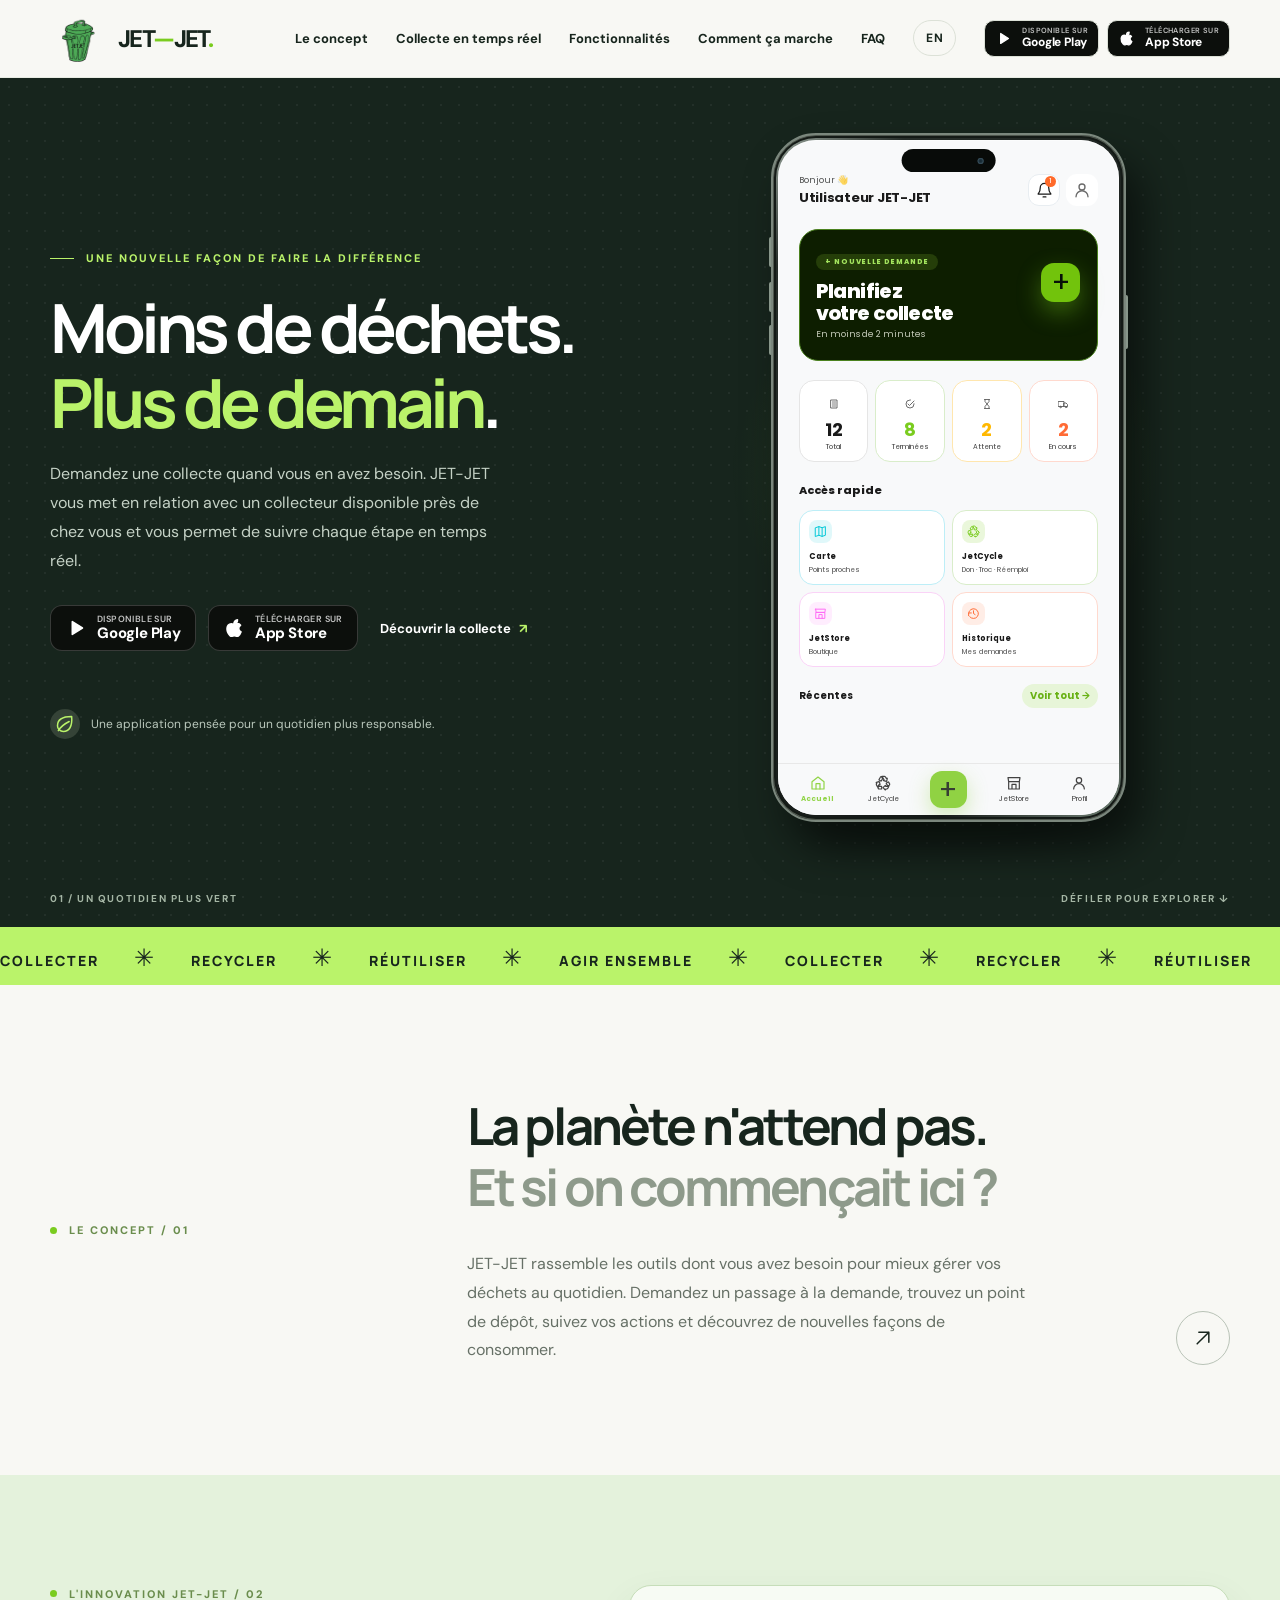
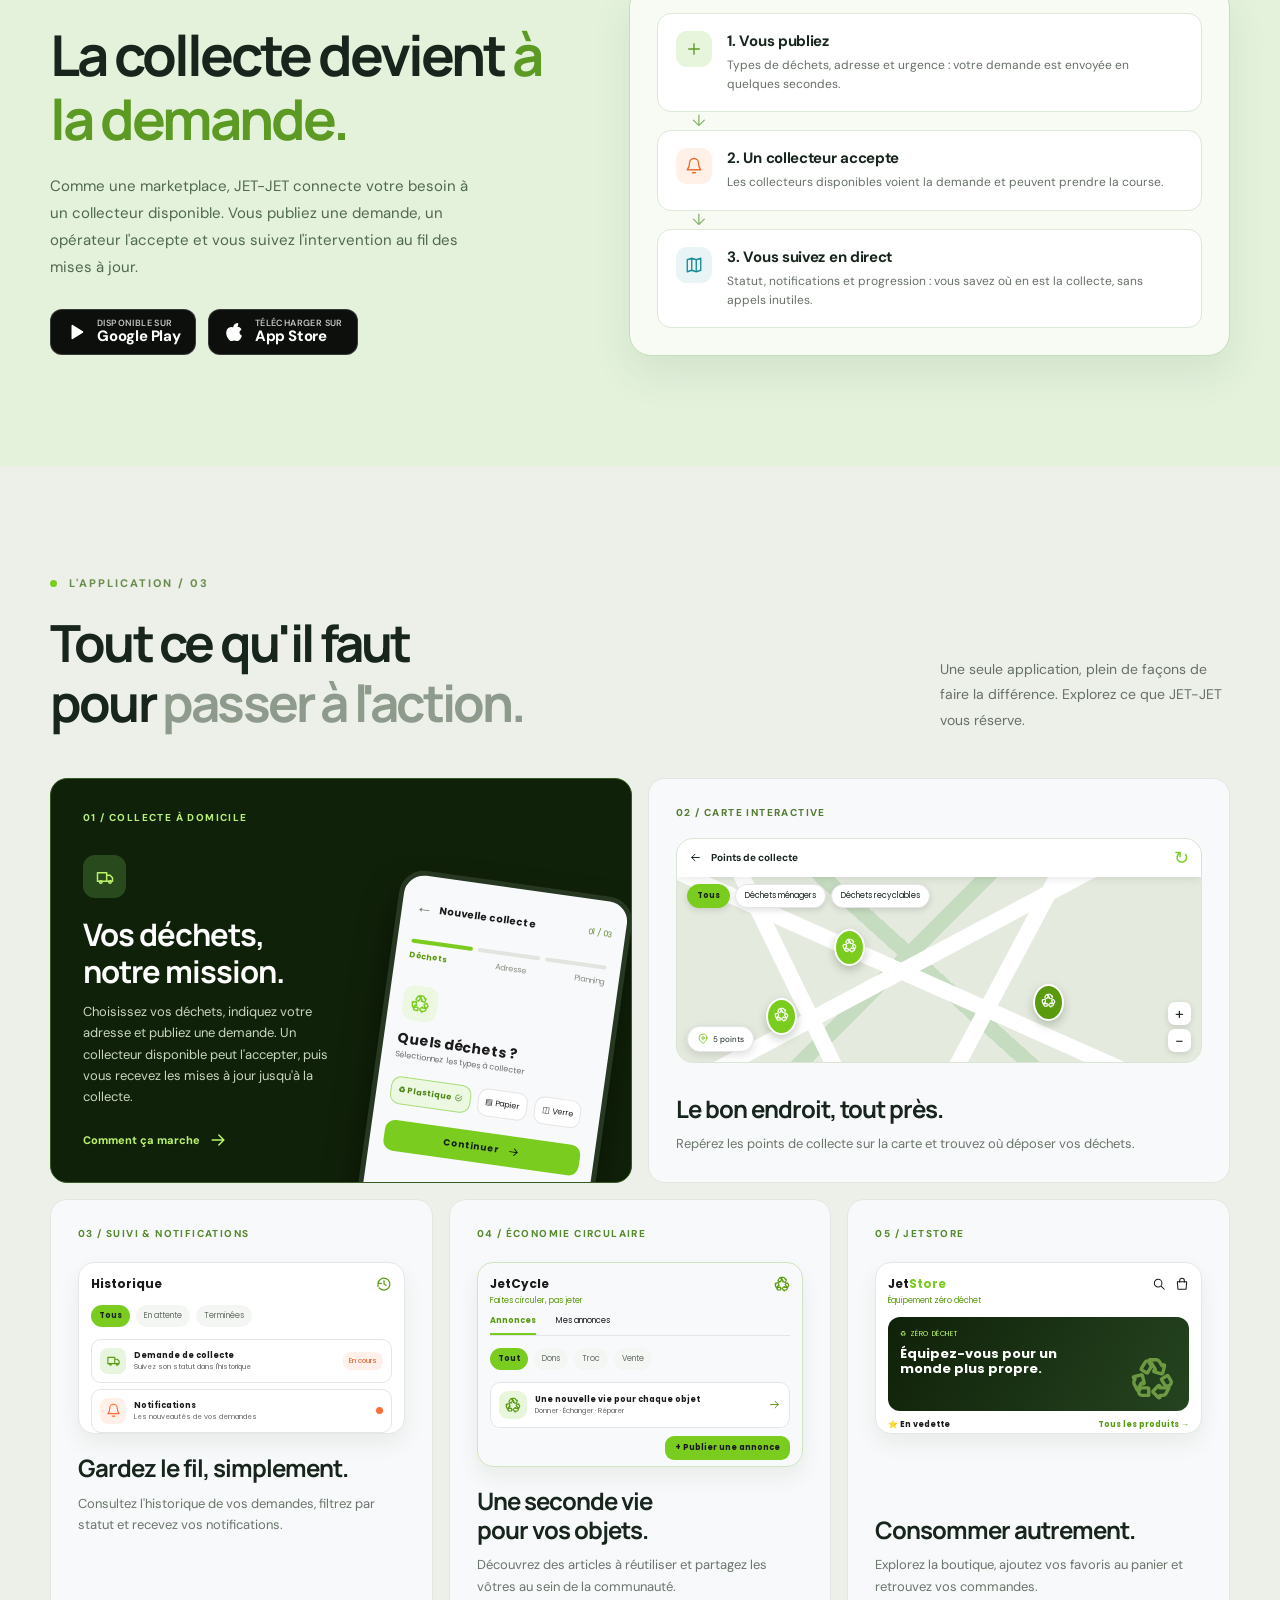
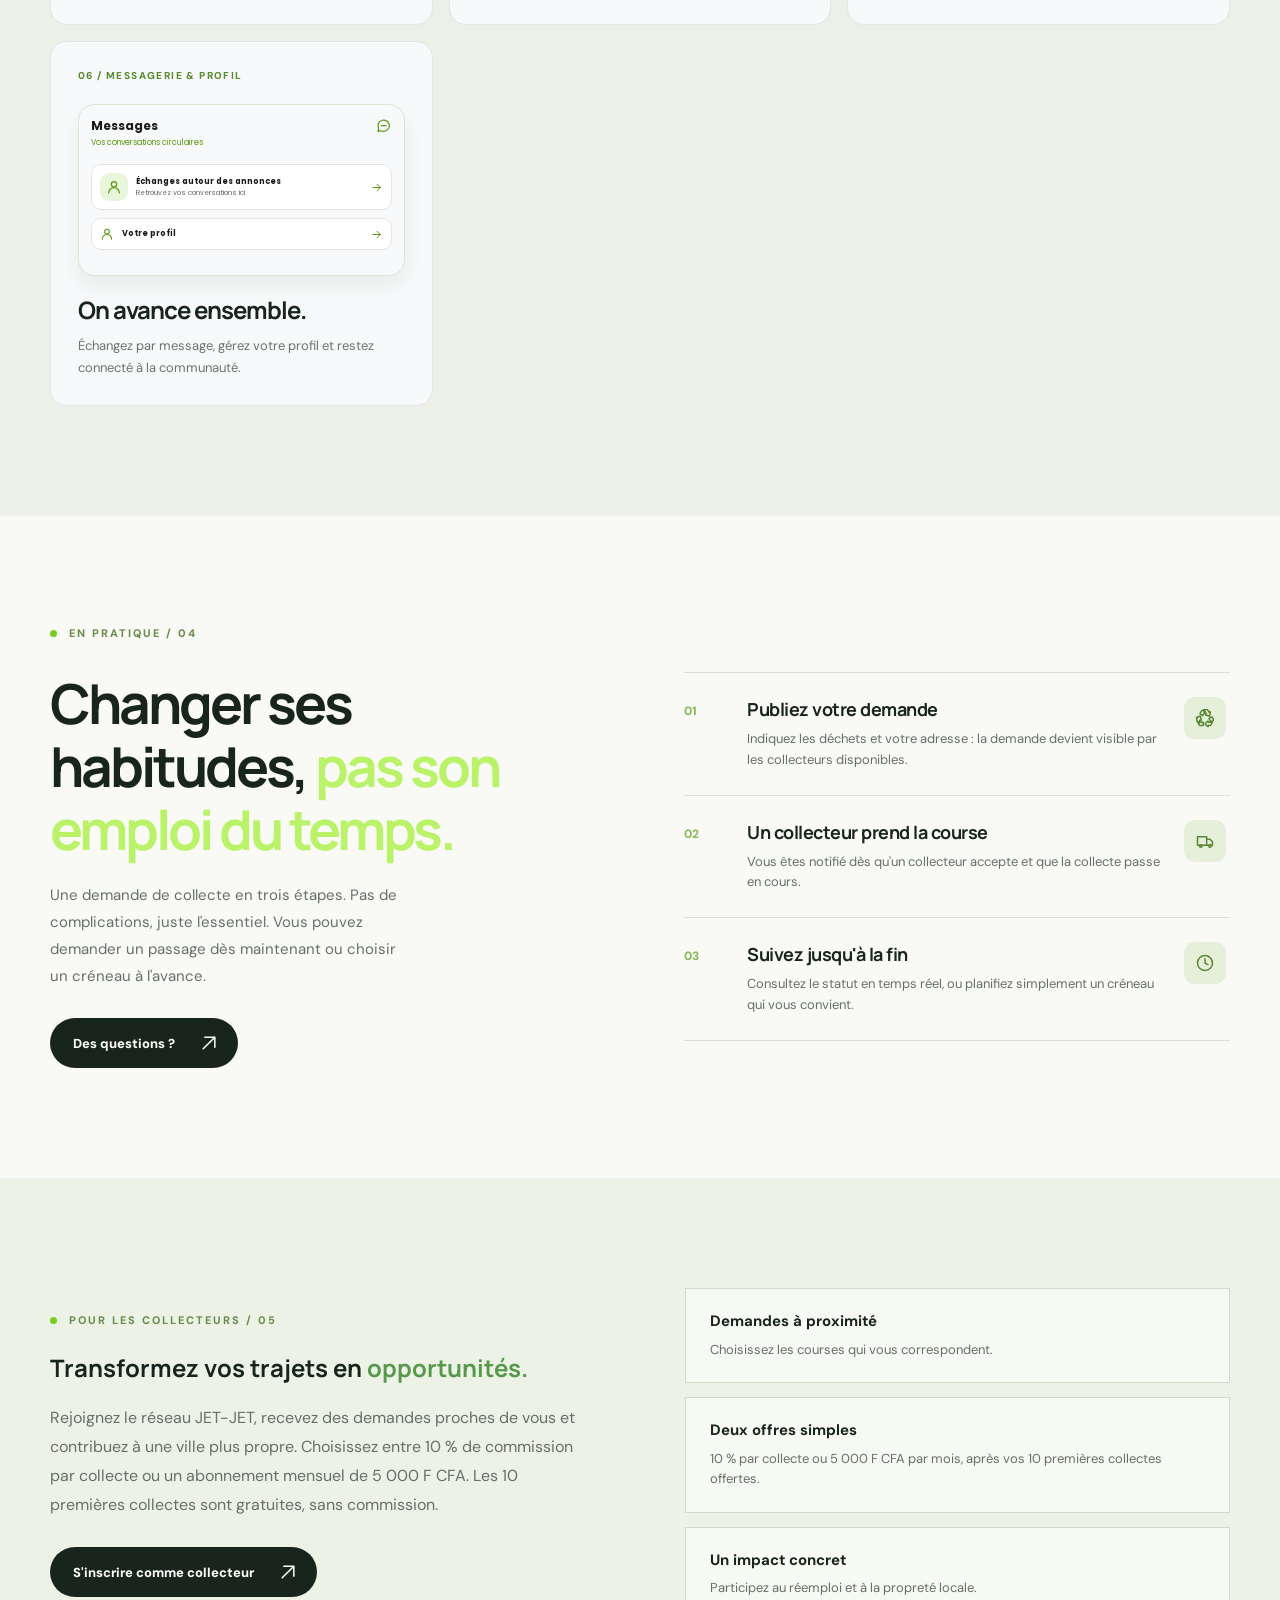
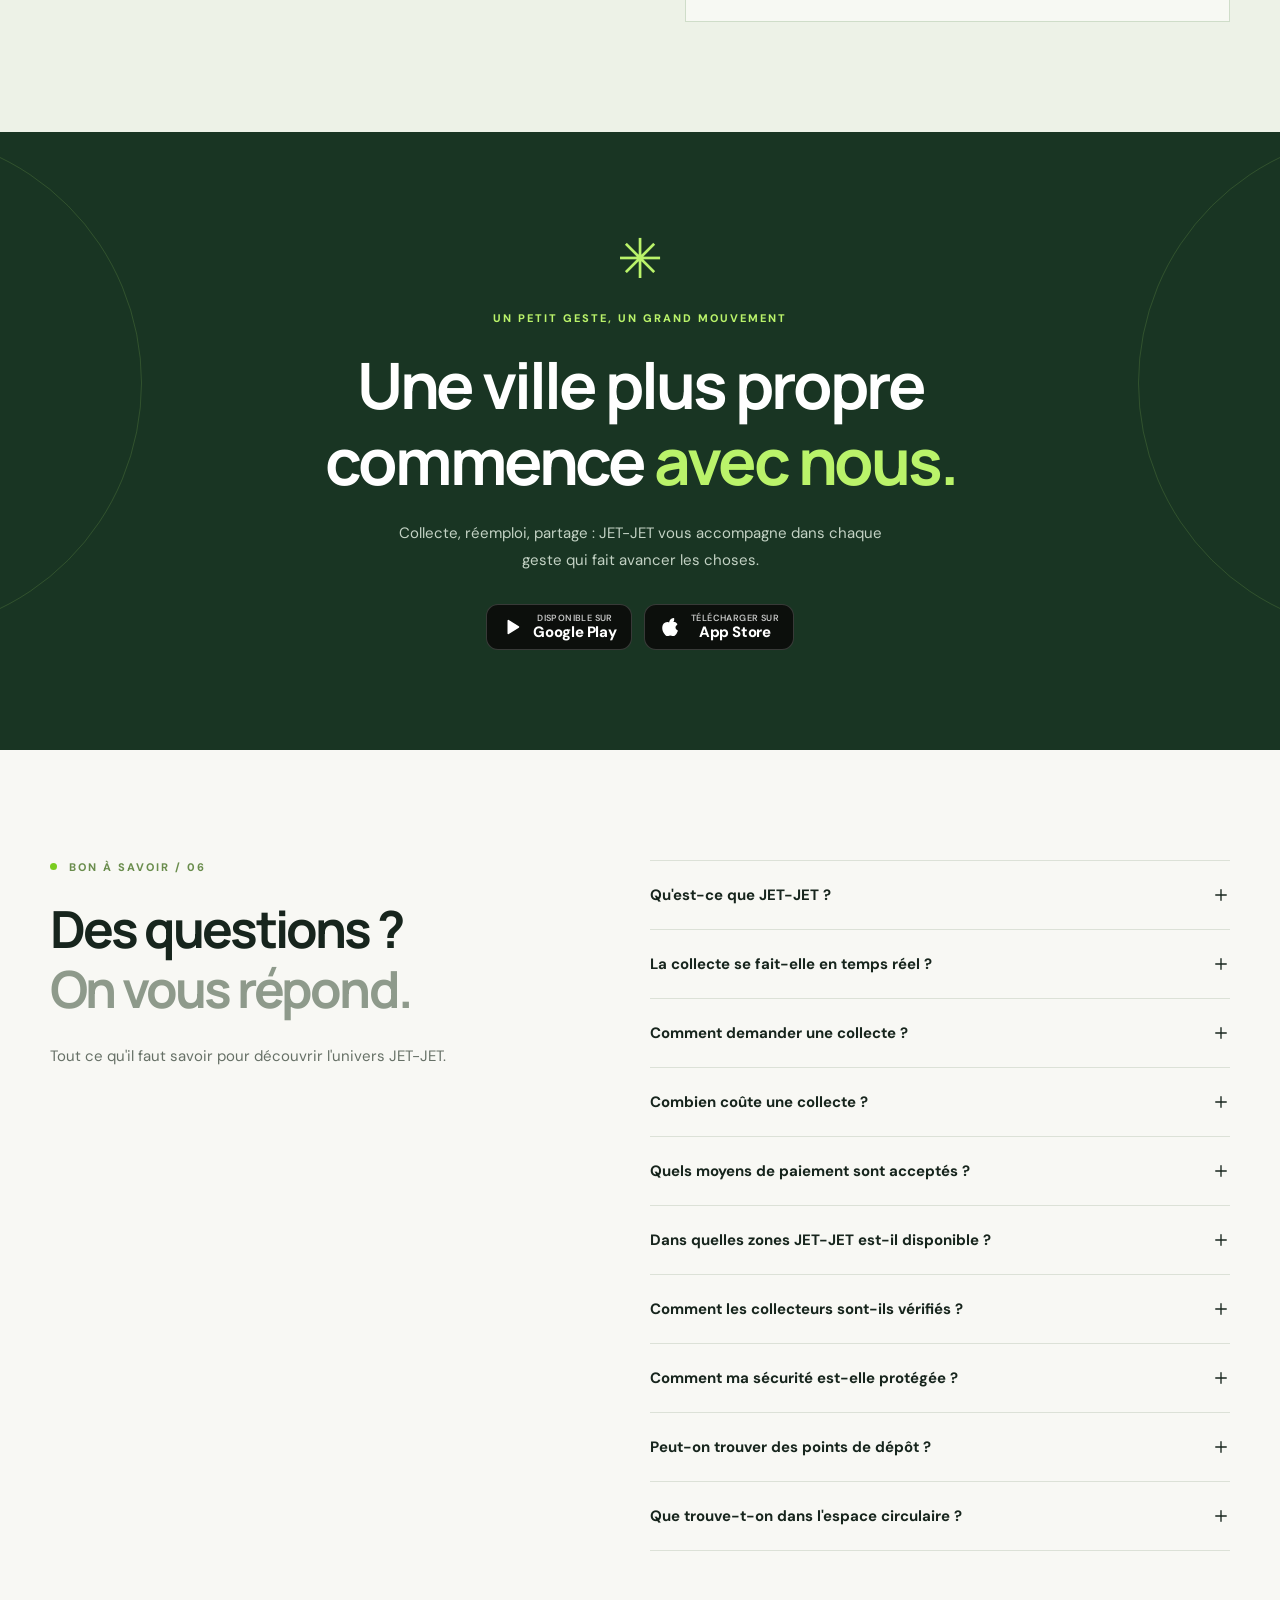
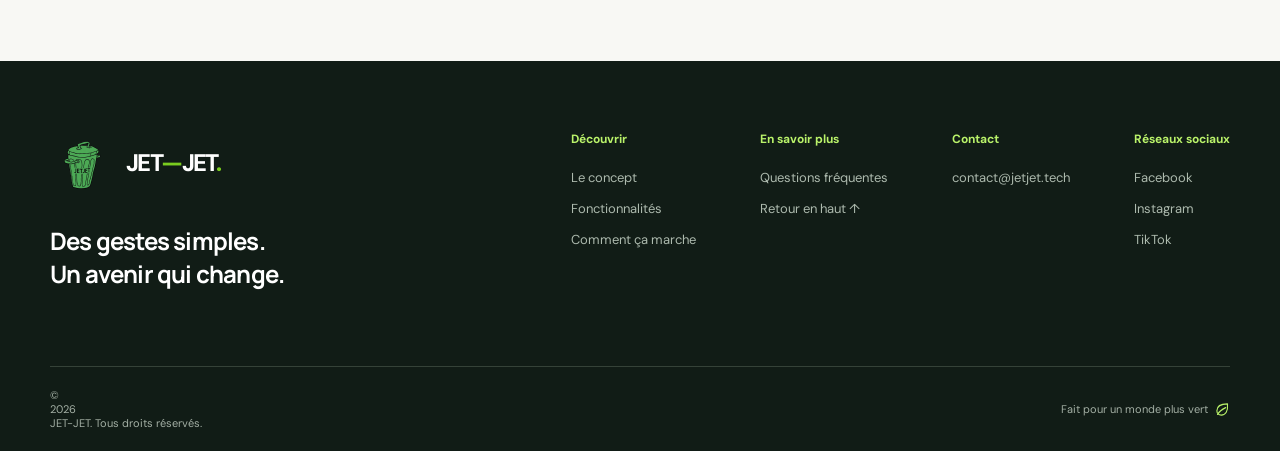
<file: index.html>
<!doctype html>
<html lang="fr">
<head>
  <meta charset="utf-8">
  <meta name="viewport" content="width=device-width, initial-scale=1">
  <meta name="theme-color" content="#17251d">
  <meta name="description" content="JET-JET met en relation les habitants et les collecteurs disponibles pour une collecte de déchets à la demande, suivie en temps réel à Thiès.">
  <meta name="keywords" content="JET-JET, collecte à la demande Thiès, collecte déchets temps réel, marketplace déchets, recyclage Sénégal, JetCycle, économie circulaire">
  <meta name="author" content="JET-JET">
  <meta name="robots" content="index, follow, max-image-preview:large">
  <meta name="google-site-verification" content="b-cfFm9OQLxIGST_6c-VnOOI68Di2emV_4VTsyFZyto">
  <link rel="canonical" href="https://jetjet.tech/">
  <meta property="og:type" content="website">
  <meta property="og:locale" content="fr_FR">
  <meta property="og:site_name" content="JET-JET">
  <meta property="og:title" content="JET-JET — Collecte de déchets et économie circulaire">
  <meta property="og:description" content="Demandez une collecte à la demande, trouvez un collecteur disponible et suivez chaque étape en temps réel avec JET-JET.">
  <meta property="og:url" content="https://jetjet.tech/">
  <meta property="og:image" content="https://jetjet.tech/assets/jetjet-social-preview.png">
  <meta property="og:image:type" content="image/png">
  <meta property="og:image:width" content="1200">
  <meta property="og:image:height" content="630">
  <meta property="og:image:alt" content="JET-JET — Collecte à la demande · Thiès">
  <meta name="twitter:card" content="summary_large_image">
  <meta name="twitter:title" content="JET-JET — Collecte de déchets et économie circulaire">
  <meta name="twitter:description" content="Demandez une collecte, trouvez un collecteur disponible et suivez chaque étape en temps réel à Thiès.">
  <meta name="twitter:image" content="https://jetjet.tech/assets/jetjet-social-preview.png">
  <meta name="twitter:image:alt" content="JET-JET — Collecte à la demande · Thiès">
  <title>JET-JET — Un geste simple, un impact durable</title>
  <link rel="icon" type="image/png" href="assets/icons/icon-app.png">
  <link rel="sitemap" type="application/xml" href="https://jetjet.tech/sitemap.xml">
  <link rel="stylesheet" href="styles.css">
  <script src="script.js" defer></script>
  <script type="application/ld+json">
  {
    "@context": "https://schema.org",
    "@type": "WebSite",
    "name": "JET-JET",
    "url": "https://jetjet.tech/",
    "description": "Application de collecte de déchets, de suivi et d'économie circulaire à Thiès.",
    "inLanguage": "fr-FR",
    "publisher": {
      "@type": "Organization",
      "name": "JET-JET",
      "url": "https://jetjet.tech/",
      "logo": {
        "@type": "ImageObject",
        "url": "https://jetjet.tech/assets/icons/icon-app.png"
      }
    }
  }
  </script>
</head>
<body>
  <svg class="icon-library" xmlns="http://www.w3.org/2000/svg" aria-hidden="true">
    <symbol id="i-arrow" viewBox="0 0 24 24"><path d="M5 12h14m-6-6 6 6-6 6"/></symbol>
    <symbol id="i-arrow-up" viewBox="0 0 24 24"><path d="M5 19 19 5M7 5h12v12"/></symbol>
    <symbol id="i-pin" viewBox="0 0 24 24"><path d="M20 10c0 5-8 11-8 11S4 15 4 10a8 8 0 1 1 16 0Z"/><circle cx="12" cy="10" r="2.5"/></symbol>
    <symbol id="i-clock" viewBox="0 0 24 24"><circle cx="12" cy="12" r="9"/><path d="M12 7v5l3.5 2"/></symbol>
    <symbol id="i-check" viewBox="0 0 24 24"><path d="m5 12 4 4L19 6"/></symbol>
    <symbol id="i-bell" viewBox="0 0 24 24"><path d="M18 8a6 6 0 0 0-12 0c0 7-3 8-3 9h18c0-1-3-2-3-9ZM10 21h4"/></symbol>
    <symbol id="i-recycle" viewBox="0 0 24 24"><path d="M6.2 7.41C5.97 7.27 5.89 6.96 6.03 6.73L7.2 4.78l1.03-1.71c.39-.65 1.33-.65 1.72 0l1.48 2.46-1.23 2.06-.72 1.2c-.16.23-.47.31-.71.17L6.2 7.41zM21.72 12.97l-1.34-2.24c-.14-.23-.44-.31-.68-.18l-2.6 1.5c-.24.14-.32.45-.18.69L18.87 16l1.09 0c.61 0 1.2-.26 1.59-.73.3-.37.45-.82.45-1.27 0-.36-.1-.71-.28-1.03zM16 21h1.5c.76 0 1.45-.43 1.79-1.11L20.74 17H16v-.79c0-.45-.54-.67-.85-.35l-2.79 2.79c-.2.2-.2.51 0 .71l2.79 2.79c.31.31.85.09.85-.35V21zM9.5 17H5.7l-.84 1.41c-.3.5-.32 1.12-.06 1.65.28.57.87.94 1.52.94H9.5c.28 0 .5-.22.5-.5v-3c0-.28-.22-.5-.5-.5zM6.12 14.35l.7.42c.38.23.85-.12.74-.55L6.6 10.38c-.06-.26-.33-.43-.6-.36l-3.83.96c-.43.11-.52.68-.14.91l.66.4-.41.69c-.35.59-.38 1.31-.07 1.92l1.63 3.26 2.28-3.81zM17.02 5.14l-1.3-2.17C15.35 2.37 14.7 2 14 2h-3.53l3.12 5.2-0.69.41c-.38.23-.3.81.14.91l3.83.96c.27.07.54-.1.61-.36l.96-3.83c.11-.43-.36-.78-.74-.55l-.68.4z"/></symbol>
    <symbol id="i-bag" viewBox="0 0 24 24"><path d="M4 8h16l-1 13H5L4 8Zm4 1V6a4 4 0 0 1 8 0v3"/></symbol>
    <symbol id="i-chat" viewBox="0 0 24 24"><path d="M20 11.5a8.5 8.5 0 0 1-8.5 8.5 9 9 0 0 1-4-.9L3 20l1-4.4A8.5 8.5 0 1 1 20 11.5Z"/><path d="M8 11.5h7"/></symbol>
    <symbol id="i-menu" viewBox="0 0 24 24"><path d="M4 7h16M4 12h16M4 17h16"/></symbol>
    <symbol id="i-close" viewBox="0 0 24 24"><path d="M5 5 19 19M19 5 5 19"/></symbol>
    <symbol id="i-plus" viewBox="0 0 24 24"><path d="M12 5v14M5 12h14"/></symbol>
    <symbol id="i-leaf" viewBox="0 0 24 24"><path d="M20 3c-11 0-17 4-17 11a7 7 0 0 0 7 7c7 0 11-6 10-18ZM4 20c3-5 7-8 13-11"/></symbol>
    <symbol id="i-search" viewBox="0 0 24 24"><circle cx="10.5" cy="10.5" r="6.5"/><path d="m16 16 5 5"/></symbol>
    <symbol id="i-home" viewBox="0 0 24 24"><path d="m3 10 9-7 9 7v11H3V10Z"/><path d="M9 21v-8h6v8"/></symbol>
    <symbol id="i-list" viewBox="0 0 24 24"><path d="M6 4h12v16H6zM9 8h2m2 0h2M9 12h2m2 0h2M9 16h2m2 0h2"/></symbol>
    <symbol id="i-check-circle" viewBox="0 0 24 24"><path d="M20 11.5V12a8 8 0 1 1-8-8h1"/><path d="m8 12 3 3 9-9"/></symbol>
    <symbol id="i-hourglass" viewBox="0 0 24 24"><path d="M7 3h10M7 21h10M8 3v4l4 5-4 5v4m8-18v4l-4 5 4 5v4"/></symbol>
    <symbol id="i-truck" viewBox="0 0 24 24"><path d="M3 7h11v10H3zM14 10h4l3 3v4h-7z"/><circle cx="7" cy="18" r="1.5"/><circle cx="18" cy="18" r="1.5"/></symbol>
    <symbol id="i-map" viewBox="0 0 24 24"><path d="m3 5 6-2 6 2 6-2v16l-6 2-6-2-6 2zM9 3v16m6-14v16"/></symbol>
    <symbol id="i-store" viewBox="0 0 24 24"><path d="M4 10h16v11H4zM3 4h18l-1 6H4L3 4ZM9 21v-7h6v7"/></symbol>
    <symbol id="i-history" viewBox="0 0 24 24"><path d="M3 11a9 9 0 1 1 2 7M3 16v-5h5M12 7v5l3 2"/></symbol>
    <symbol id="i-user" viewBox="0 0 24 24"><circle cx="12" cy="8" r="4"/><path d="M4 21a8 8 0 0 1 16 0"/></symbol>
  </svg>

  <header class="site-header" id="top">
    <nav class="nav wrap" aria-label="Navigation principale">
      <a class="brand" href="#top" aria-label="JET-JET, retour en haut"><img class="brand-logo" src="assets/icons/icon-app.png" alt="Logo JET-JET"><span>JET<span class="brand-dash">—</span>JET<span class="brand-dot">.</span></span></a>
      <button class="menu-toggle" type="button" aria-label="Ouvrir le menu" aria-controls="nav-links" aria-expanded="false"><svg><use href="#i-menu"/></svg></button>
      <div class="nav-links" id="nav-links">
        <a href="#concept">Le concept</a><a href="#collecte-en-temps-reel">Collecte en temps réel</a><a href="#fonctionnalites">Fonctionnalités</a><a href="#comment-ca-marche">Comment ça marche</a><a href="#questions">FAQ</a>
        <button class="language-toggle" id="language-toggle" type="button" aria-label="Passer en anglais">EN</button>
        <div class="store-buttons store-buttons-nav"><a class="store-btn" href="https://play.google.com/store/apps/details?id=tech.jetjet.app" target="_blank" rel="noopener noreferrer" data-store-link aria-label="Télécharger JET-JET sur Google Play"><svg viewBox="0 0 24 24" aria-hidden="true"><path d="M8 5v14l11-7z"/></svg><span><small>Disponible sur</small><strong>Google Play</strong></span></a><a class="store-btn" href="#" data-store-link aria-label="Télécharger JET-JET sur l'App Store"><svg viewBox="0 0 24 24" aria-hidden="true"><path d="M17.05 20.28c-.98.95-2.05.8-3.08.35-1.09-.46-2.09-.48-3.24 0-1.44.62-2.2.44-3.06-.35C2.79 15.25 3.51 7.59 9.05 7.31c1.35.07 2.29.74 3.08.8 1.18-.24 2.31-.93 3.57-.84 1.51.12 2.65.72 3.4 1.8-3.12 1.87-2.38 5.98.48 7.13-.57 1.5-1.31 2.99-2.53 4.08ZM12.03 7.25c-.15-2.23 1.66-4.07 3.74-4.25.29 2.58-2.34 4.5-3.74 4.25Z"/></svg><span><small>Télécharger sur</small><strong>App Store</strong></span></a></div>
      </div>
    </nav>
  </header>

  <main>
    <section class="hero" aria-labelledby="hero-title">
      <div class="hero-grain" aria-hidden="true"></div>
      <div class="wrap hero-grid">
        <div class="hero-content">
          <div class="eyebrow light"><span class="eyebrow-line"></span> UNE NOUVELLE FAÇON DE FAIRE LA DIFFÉRENCE</div>
          <h1 id="hero-title">Moins de déchets.<br><em>Plus de demain<span class="green-period">.</span></em></h1>
          <p class="hero-intro">Demandez une collecte quand vous en avez besoin. JET-JET vous met en relation avec un collecteur disponible près de chez vous et vous permet de suivre chaque étape en temps réel.</p>
          <div class="hero-actions"><div class="store-buttons"><a class="store-btn" href="https://play.google.com/store/apps/details?id=tech.jetjet.app" target="_blank" rel="noopener noreferrer" data-store-link aria-label="Télécharger JET-JET sur Google Play"><svg viewBox="0 0 24 24" aria-hidden="true"><path d="M8 5v14l11-7z"/></svg><span><small>Disponible sur</small><strong>Google Play</strong></span></a><a class="store-btn" href="#" data-store-link aria-label="Télécharger JET-JET sur l'App Store"><svg viewBox="0 0 24 24" aria-hidden="true"><path d="M17.05 20.28c-.98.95-2.05.8-3.08.35-1.09-.46-2.09-.48-3.24 0-1.44.62-2.2.44-3.06-.35C2.79 15.25 3.51 7.59 9.05 7.31c1.35.07 2.29.74 3.08.8 1.18-.24 2.31-.93 3.57-.84 1.51.12 2.65.72 3.4 1.8-3.12 1.87-2.38 5.98.48 7.13-.57 1.5-1.31 2.99-2.53 4.08ZM12.03 7.25c-.15-2.23 1.66-4.07 3.74-4.25.29 2.58-2.34 4.5-3.74 4.25Z"/></svg><span><small>Télécharger sur</small><strong>App Store</strong></span></a></div><a class="text-link" href="#collecte-en-temps-reel">Découvrir la collecte <span>↗</span></a></div>
          <div class="hero-note"><span class="note-icon"><svg><use href="#i-leaf"/></svg></span><span>Une application pensée pour un quotidien plus responsable.</span></div>
        </div>
        <div class="hero-visual" aria-label="Reproduction de l'écran d'accueil JET-JET">
          <div class="home-shot-grid" aria-label="Aperçu de l'accueil clair JET-JET">
            <div class="shot-frame"><span class="phone-island" aria-hidden="true"><i></i></span><article class="app-shot app-shot-light" aria-label="Accueil clair, données de démonstration">
              <div class="shot-top"><div><p>Bonjour 👋</p><strong>Utilisateur JET-JET</strong></div><div class="shot-top-right"><span class="notif-pill"><svg><use href="#i-bell"/></svg><i>1</i></span><span class="profile-placeholder"><svg><use href="#i-user"/></svg></span></div></div>
              <div class="cta-card"><span class="cta-tag">+ NOUVELLE DEMANDE</span><h4>Planifiez<br>votre collecte</h4><small>En moins de 2 minutes</small><span class="cta-plus">+</span></div>
              <div class="stats-row"><div><svg><use href="#i-list"/></svg><b>12</b><small>Total</small></div><div><svg><use href="#i-check-circle"/></svg><b>8</b><small>Terminées</small></div><div><svg><use href="#i-hourglass"/></svg><b>2</b><small>Attente</small></div><div><svg><use href="#i-truck"/></svg><b>2</b><small>En cours</small></div></div>
              <h5>Accès rapide</h5><div class="quick-row"><div><span class="quick-icon map-icon"><svg><use href="#i-map"/></svg></span><b>Carte</b><small>Points proches</small></div><div><span class="quick-icon recycle-icon"><svg><use href="#i-recycle"/></svg></span><b>JetCycle</b><small>Don · Troc · Réemploi</small></div><div><span class="quick-icon store-icon"><svg><use href="#i-store"/></svg></span><b>JetStore</b><small>Boutique</small></div><div><span class="quick-icon history-icon"><svg><use href="#i-history"/></svg></span><b>Historique</b><small>Mes demandes</small></div></div>
              <div class="recent-row"><strong>Récentes</strong><span>Voir tout →</span></div><div class="shot-bottom"><span class="active"><svg><use href="#i-home"/></svg>Accueil</span><span><svg><use href="#i-recycle"/></svg>JetCycle</span><span class="mid">+</span><span><svg><use href="#i-store"/></svg>JetStore</span><span><svg><use href="#i-user"/></svg>Profil</span></div>
            </article></div>

          </div>
        </div>
      </div>
      <div class="hero-bottom wrap"><span>01 / UN QUOTIDIEN PLUS VERT</span><a href="#concept" aria-label="Descendre vers le concept">DÉFILER POUR EXPLORER ↓</a></div>
    </section>

    <div class="ticker" aria-hidden="true"><div class="ticker-track"><span>COLLECTER <b>✳</b> RECYCLER <b>✳</b> RÉUTILISER <b>✳</b> AGIR ENSEMBLE <b>✳</b> COLLECTER <b>✳</b> RECYCLER <b>✳</b> RÉUTILISER <b>✳</b> AGIR ENSEMBLE <b>✳</b></span></div></div>

    <section class="intro section-pad" id="concept" aria-labelledby="concept-title">
      <div class="wrap intro-grid"><div class="section-kicker"><span class="kicker-dot"></span> LE CONCEPT / 01</div><div><h2 id="concept-title">La planète n'attend pas.<br><span>Et si on commençait ici ?</span></h2><div class="intro-bottom"><p>JET-JET rassemble les outils dont vous avez besoin pour mieux gérer vos déchets au quotidien. Demandez un passage à la demande, trouvez un point de dépôt, suivez vos actions et découvrez de nouvelles façons de consommer.</p><a class="circle-link" href="#fonctionnalites" aria-label="Découvrir les fonctionnalités"><svg><use href="#i-arrow-up"/></svg></a></div></div></div>
    </section>

    <section class="live-marketplace section-pad" id="collecte-en-temps-reel" aria-labelledby="live-title">
      <div class="wrap live-layout">
        <div class="live-heading">
          <div class="section-kicker"><span class="kicker-dot"></span> L'INNOVATION JET-JET / 02</div>
          <h2 id="live-title">La collecte devient <em>à la demande.</em></h2>
          <p>Comme une marketplace, JET-JET connecte votre besoin à un collecteur disponible. Vous publiez une demande, un opérateur l'accepte et vous suivez l'intervention au fil des mises à jour.</p>
          <div class="store-buttons"><a class="store-btn" href="https://play.google.com/store/apps/details?id=tech.jetjet.app" target="_blank" rel="noopener noreferrer" data-store-link aria-label="Télécharger JET-JET sur Google Play"><svg viewBox="0 0 24 24" aria-hidden="true"><path d="M8 5v14l11-7z"/></svg><span><small>Disponible sur</small><strong>Google Play</strong></span></a><a class="store-btn" href="#" data-store-link aria-label="Télécharger JET-JET sur l'App Store"><svg viewBox="0 0 24 24" aria-hidden="true"><path d="M17.05 20.28c-.98.95-2.05.8-3.08.35-1.09-.46-2.09-.48-3.24 0-1.44.62-2.2.44-3.06-.35C2.79 15.25 3.51 7.59 9.05 7.31c1.35.07 2.29.74 3.08.8 1.18-.24 2.31-.93 3.57-.84 1.51.12 2.65.72 3.4 1.8-3.12 1.87-2.38 5.98.48 7.13-.57 1.5-1.31 2.99-2.53 4.08ZM12.03 7.25c-.15-2.23 1.66-4.07 3.74-4.25.29 2.58-2.34 4.5-3.74 4.25Z"/></svg><span><small>Télécharger sur</small><strong>App Store</strong></span></a></div>
        </div>
        <div class="live-flow" aria-label="Parcours d'une collecte en temps réel">
          <article class="live-card"><span class="live-icon"><svg><use href="#i-plus"/></svg></span><div><strong>1. Vous publiez</strong><p>Types de déchets, adresse et urgence : votre demande est envoyée en quelques secondes.</p></div></article>
          <span class="live-connector" aria-hidden="true">↓</span>
          <article class="live-card"><span class="live-icon live-icon-orange"><svg><use href="#i-bell"/></svg></span><div><strong>2. Un collecteur accepte</strong><p>Les collecteurs disponibles voient la demande et peuvent prendre la course.</p></div></article>
          <span class="live-connector" aria-hidden="true">↓</span>
          <article class="live-card"><span class="live-icon live-icon-blue"><svg><use href="#i-map"/></svg></span><div><strong>3. Vous suivez en direct</strong><p>Statut, notifications et progression : vous savez où en est la collecte, sans appels inutiles.</p></div></article>
        </div>
      </div>
    </section>

    <section class="features section-pad" id="fonctionnalites" aria-labelledby="features-title">
      <div class="wrap"><div class="section-heading"><div><div class="section-kicker"><span class="kicker-dot"></span> L'APPLICATION / 03</div><h2 id="features-title">Tout ce qu'il faut<br>pour <span>passer à l'action.</span></h2></div><p>Une seule application, plein de façons de faire la différence. Explorez ce que JET-JET vous réserve.</p></div>
        <div class="feature-grid">
          <article class="feature-card feature-main"><div class="feature-copy"><span class="feature-number">01 / COLLECTE À DOMICILE</span><span class="feature-icon"><svg><use href="#i-truck"/></svg></span><h3>Vos déchets,<br>notre mission.</h3><p>Choisissez vos déchets, indiquez votre adresse et publiez une demande. Un collecteur disponible peut l'accepter, puis vous recevez les mises à jour jusqu'à la collecte.</p><a href="#comment-ca-marche" class="feature-link">Comment ça marche <svg><use href="#i-arrow"/></svg></a></div><div class="collection-art" aria-hidden="true"><div class="collection-preview"><div class="preview-top"><span class="preview-back">←</span><strong>Nouvelle collecte</strong><span class="preview-step">01 / 03</span></div><div class="preview-progress"><i></i><i></i><i></i></div><div class="preview-labels"><span>Déchets</span><span>Adresse</span><span>Planning</span></div><div class="preview-content"><span class="preview-icon"><svg><use href="#i-recycle"/></svg></span><strong>Quels déchets ?</strong><small>Sélectionnez les types à collecter</small><div class="waste-chips"><span>♻ Plastique <svg><use href="#i-check-circle"/></svg></span><span>▤ Papier</span><span>◫ Verre</span></div></div><span class="preview-next">Continuer <svg><use href="#i-arrow"/></svg></span></div></div></article>
          <article class="feature-card feature-map"><span class="feature-number">02 / CARTE INTERACTIVE</span><div class="map-art" aria-hidden="true"><div class="map-street street-one"></div><div class="map-street street-two"></div><div class="map-street street-three"></div><div class="map-street street-four"></div><div class="map-preview-header"><svg><use href="#i-arrow"/></svg><strong>Points de collecte</strong><span>↻</span></div><div class="map-filters"><span class="selected">Tous</span><span>Déchets ménagers</span><span>Déchets recyclables</span></div><span class="map-pin pin-a"><svg><use href="#i-recycle"/></svg></span><span class="map-pin pin-b"><svg><use href="#i-recycle"/></svg></span><span class="map-pin pin-c"><svg><use href="#i-recycle"/></svg></span><div class="map-count"><svg><use href="#i-pin"/></svg><span>5 points</span></div><div class="map-zoom"><span>+</span><span>−</span></div></div><h3>Le bon endroit, tout près.</h3><p>Repérez les points de collecte sur la carte et trouvez où déposer vos déchets.</p></article>
          <article class="feature-card feature-follow"><span class="feature-number">03 / SUIVI & NOTIFICATIONS</span><div class="follow-art" aria-hidden="true"><div class="mini-toolbar"><strong>Historique</strong><svg><use href="#i-history"/></svg></div><div class="mini-filters"><span class="selected">Tous</span><span>En attente</span><span>Terminées</span></div><div class="follow-row"><span class="follow-icon"><svg><use href="#i-truck"/></svg></span><span><strong>Demande de collecte</strong><small>Suivez son statut dans l'historique</small></span><span class="status-pill">En cours</span></div><div class="follow-row"><span class="follow-icon follow-second"><svg><use href="#i-bell"/></svg></span><span><strong>Notifications</strong><small>Les nouveautés de vos demandes</small></span><span class="unread-dot"></span></div></div><h3>Gardez le fil, simplement.</h3><p>Consultez l'historique de vos demandes, filtrez par statut et recevez vos notifications.</p></article>
          <article class="feature-card feature-circular"><span class="feature-number">04 / ÉCONOMIE CIRCULAIRE</span><div class="circular-art" aria-hidden="true"><div class="mini-toolbar"><strong>JetCycle</strong><svg><use href="#i-recycle"/></svg></div><small class="mini-subtitle">Faites circuler, pas jeter</small><div class="mini-tabs"><span class="selected">Annonces</span><span>Mes annonces</span></div><div class="mini-filters"><span class="selected">Tout</span><span>Dons</span><span>Troc</span><span>Vente</span></div><div class="circular-listing"><span class="listing-icon"><svg><use href="#i-recycle"/></svg></span><span><strong>Une nouvelle vie pour chaque objet</strong><small>Donner · Échanger · Réparer</small></span><svg><use href="#i-arrow"/></svg></div><span class="mini-action">+ Publier une annonce</span></div><h3>Une seconde vie<br>pour vos objets.</h3><p>Découvrez des articles à réutiliser et partagez les vôtres au sein de la communauté.</p></article>
          <article class="feature-card feature-store"><span class="feature-number">05 / JETSTORE</span><div class="store-art" aria-hidden="true"><div class="mini-toolbar"><strong>Jet<span>Store</span></strong><span class="store-tools"><svg><use href="#i-search"/></svg><svg><use href="#i-bag"/></svg></span></div><small class="mini-subtitle">Équipement zéro déchet</small><div class="store-banner"><span>♻ ZÉRO DÉCHET</span><strong>Équipez-vous pour un<br>monde plus propre.</strong><svg><use href="#i-recycle"/></svg></div><div class="store-preview-bottom"><span>⭐ En vedette</span><span>Tous les produits →</span></div></div><h3>Consommer autrement.</h3><p>Explorez la boutique, ajoutez vos favoris au panier et retrouvez vos commandes.</p></article>
          <article class="feature-card feature-community"><span class="feature-number">06 / MESSAGERIE & PROFIL</span><div class="community-art" aria-hidden="true"><div class="mini-toolbar"><strong>Messages</strong><svg><use href="#i-chat"/></svg></div><small class="mini-subtitle">Vos conversations circulaires</small><div class="community-conversation"><span class="conversation-avatar"><svg><use href="#i-user"/></svg></span><span><strong>Échanges autour des annonces</strong><small>Retrouvez vos conversations ici</small></span><svg><use href="#i-arrow"/></svg></div><div class="community-profile"><svg><use href="#i-user"/></svg><span>Votre profil</span><svg><use href="#i-arrow"/></svg></div></div><h3>On avance ensemble.</h3><p>Échangez par message, gérez votre profil et restez connecté à la communauté.</p></article>
        </div>
      </div>
    </section>

    <section class="steps section-pad" id="comment-ca-marche" aria-labelledby="steps-title"><div class="wrap"><div class="section-kicker"><span class="kicker-dot"></span> EN PRATIQUE / 04</div><div class="steps-layout"><div class="steps-heading"><h2 id="steps-title">Changer ses habitudes, <em>pas son emploi du temps.</em></h2><p>Une demande de collecte en trois étapes. Pas de complications, juste l'essentiel. Vous pouvez demander un passage dès maintenant ou choisir un créneau à l'avance.</p><a class="button button-dark" href="#questions">Des questions ? <svg><use href="#i-arrow-up"/></svg></a></div><div class="step-list"><div class="step"><span class="step-index">01</span><div><h3>Publiez votre demande</h3><p>Indiquez les déchets et votre adresse : la demande devient visible par les collecteurs disponibles.</p></div><span class="step-mark"><svg><use href="#i-recycle"/></svg></span></div><div class="step"><span class="step-index">02</span><div><h3>Un collecteur prend la course</h3><p>Vous êtes notifié dès qu'un collecteur accepte et que la collecte passe en cours.</p></div><span class="step-mark"><svg><use href="#i-truck"/></svg></span></div><div class="step"><span class="step-index">03</span><div><h3>Suivez jusqu'à la fin</h3><p>Consultez le statut en temps réel, ou planifiez simplement un créneau qui vous convient.</p></div><span class="step-mark"><svg><use href="#i-clock"/></svg></span></div></div></div></div></section>

    <section class="collectors section-pad" id="collecteurs" aria-labelledby="collectors-title"><div class="wrap collectors-layout"><div><div class="section-kicker"><span class="kicker-dot"></span> POUR LES COLLECTEURS / 05</div><h2 id="collectors-title">Transformez vos trajets en <em>opportunités.</em></h2><p>Rejoignez le réseau JET-JET, recevez des demandes proches de vous et contribuez à une ville plus propre. Choisissez entre 10 % de commission par collecte ou un abonnement mensuel de 5 000 F CFA. Les 10 premières collectes sont gratuites, sans commission.</p><a class="button button-dark" href="https://tally.so/r/RWKdP4" target="_blank" rel="noopener noreferrer">S'inscrire comme collecteur <svg><use href="#i-arrow-up"/></svg></a></div><div class="collectors-points"><div><strong>Demandes à proximité</strong><span>Choisissez les courses qui vous correspondent.</span></div><div><strong>Deux offres simples</strong><span>10 % par collecte ou 5 000 F CFA par mois, après vos 10 premières collectes offertes.</span></div><div><strong>Un impact concret</strong><span>Participez au réemploi et à la propreté locale.</span></div></div></div></section>

    <section class="manifesto"><div class="wrap manifesto-inner"><span class="manifesto-asterisk" aria-hidden="true">✳</span><div class="section-kicker">UN PETIT GESTE, UN GRAND MOUVEMENT</div><h2>Une ville plus propre<br>commence <em>avec nous.</em></h2><p>Collecte, réemploi, partage : JET-JET vous accompagne dans chaque geste qui fait avancer les choses.</p><div class="store-buttons store-buttons-center"><a class="store-btn" href="https://play.google.com/store/apps/details?id=tech.jetjet.app" target="_blank" rel="noopener noreferrer" data-store-link aria-label="Télécharger JET-JET sur Google Play"><svg viewBox="0 0 24 24" aria-hidden="true"><path d="M8 5v14l11-7z"/></svg><span><small>Disponible sur</small><strong>Google Play</strong></span></a><a class="store-btn" href="#" data-store-link aria-label="Télécharger JET-JET sur l'App Store"><svg viewBox="0 0 24 24" aria-hidden="true"><path d="M17.05 20.28c-.98.95-2.05.8-3.08.35-1.09-.46-2.09-.48-3.24 0-1.44.62-2.2.44-3.06-.35C2.79 15.25 3.51 7.59 9.05 7.31c1.35.07 2.29.74 3.08.8 1.18-.24 2.31-.93 3.57-.84 1.51.12 2.65.72 3.4 1.8-3.12 1.87-2.38 5.98.48 7.13-.57 1.5-1.31 2.99-2.53 4.08ZM12.03 7.25c-.15-2.23 1.66-4.07 3.74-4.25.29 2.58-2.34 4.5-3.74 4.25Z"/></svg><span><small>Télécharger sur</small><strong>App Store</strong></span></a></div></div></section>

    <section class="faq section-pad" id="questions" aria-labelledby="faq-title"><div class="wrap faq-layout"><div><div class="section-kicker"><span class="kicker-dot"></span> BON À SAVOIR / 06</div><h2 id="faq-title">Des questions ?<br><span>On vous répond.</span></h2><p>Tout ce qu'il faut savoir pour découvrir l'univers JET-JET.</p></div><div class="faq-list"><details><summary>Qu'est-ce que JET-JET ? <svg><use href="#i-plus"/></svg></summary><p>JET-JET est une marketplace de collecte : l'application met en relation les habitants qui ont un besoin avec des collecteurs disponibles, puis centralise le suivi de l'intervention. Elle réunit aussi une carte des points de dépôt, l'économie circulaire et une boutique.</p></details><details><summary>La collecte se fait-elle en temps réel ? <svg><use href="#i-plus"/></svg></summary><p>Oui. Vous publiez votre demande, un collecteur disponible peut l'accepter et vous recevez les changements de statut et les notifications au fur et à mesure. Si vous préférez anticiper, vous pouvez aussi choisir une date et un créneau.</p></details><details><summary>Comment demander une collecte ? <svg><use href="#i-plus"/></svg></summary><p>Dans l'application, choisissez vos types de déchets, indiquez une adresse puis envoyez la demande. Vous pouvez demander une prise en charge dès que possible ou sélectionner une date et un créneau horaire.</p></details><details><summary>Combien coûte une collecte ? <svg><use href="#i-plus"/></svg></summary><p>Le tarif dépend du type de déchets, de la distance et des modalités de la course. Le montant applicable vous sera communiqué avant la confirmation de la collecte.</p></details><details><summary>Quels moyens de paiement sont acceptés ? <svg><use href="#i-plus"/></svg></summary><p>Les moyens de paiement disponibles seront indiqués dans l'application avant la validation de la demande. JET-JET affichera toujours le récapitulatif avant confirmation.</p></details><details><summary>Dans quelles zones JET-JET est-il disponible ? <svg><use href="#i-plus"/></svg></summary><p>Le service démarre au Sénégal et se déploie progressivement selon la disponibilité des collecteurs et des points de collecte. La zone couverte est précisée lors de la demande.</p></details><details><summary>Comment les collecteurs sont-ils vérifiés ? <svg><use href="#i-plus"/></svg></summary><p>Les collecteurs sont intégrés au réseau après vérification de leur profil et de leurs informations. Les détails du processus et les éléments de confiance seront présentés avant le lancement de chaque course.</p></details><details><summary>Comment ma sécurité est-elle protégée ? <svg><use href="#i-plus"/></svg></summary><p>Les informations de la demande sont partagées uniquement avec les personnes nécessaires à sa réalisation. Les notifications, le suivi et la messagerie permettent de garder un historique clair des échanges.</p></details><details><summary>Peut-on trouver des points de dépôt ? <svg><use href="#i-plus"/></svg></summary><p>Oui. Une carte interactive permet de découvrir les points de collecte et de consulter leurs informations.</p></details><details><summary>Que trouve-t-on dans l'espace circulaire ? <svg><use href="#i-plus"/></svg></summary><p>L'espace circulaire permet de découvrir des articles proposés par la communauté et de publier les vôtres pour leur donner une seconde vie.</p></details></div></div></section>
  </main>

  <footer class="footer"><div class="wrap"><div class="footer-top"><div><a class="brand footer-brand" href="#top"><img class="brand-logo" src="assets/icons/icon-app.png" alt="Logo JET-JET"><span>JET<span class="brand-dash">—</span>JET<span class="brand-dot">.</span></span></a><p>Des gestes simples.<br>Un avenir qui change.</p></div><div class="footer-links"><div><strong>Découvrir</strong><a href="#concept">Le concept</a><a href="#fonctionnalites">Fonctionnalités</a><a href="#comment-ca-marche">Comment ça marche</a></div><div><strong>En savoir plus</strong><a href="#questions">Questions fréquentes</a><a href="#top">Retour en haut ↑</a></div><div><strong>Contact</strong><a href="mailto:contact@jetjet.tech">contact@jetjet.tech</a></div><div><strong>Réseaux sociaux</strong><a href="https://www.facebook.com/profile.php?id=61594955648623" target="_blank" rel="noopener noreferrer" aria-label="JET-JET sur Facebook">Facebook</a><a href="https://www.instagram.com/jetjet_senegal/" target="_blank" rel="noopener noreferrer" aria-label="JET-JET sur Instagram">Instagram</a><a href="https://www.tiktok.com/@jetjet_senegal" target="_blank" rel="noopener noreferrer" aria-label="JET-JET sur TikTok">TikTok</a></div></div></div><div class="footer-bottom"><span>© <span id="year">2026</span> JET-JET. Tous droits réservés.</span><span>Fait pour un monde plus vert <svg><use href="#i-leaf"/></svg></span></div></div></footer>
  <div class="store-toast" id="store-toast" role="status" aria-live="polite">JET-JET arrive très bientôt sur les stores !</div>
</body>
</html>
</file>
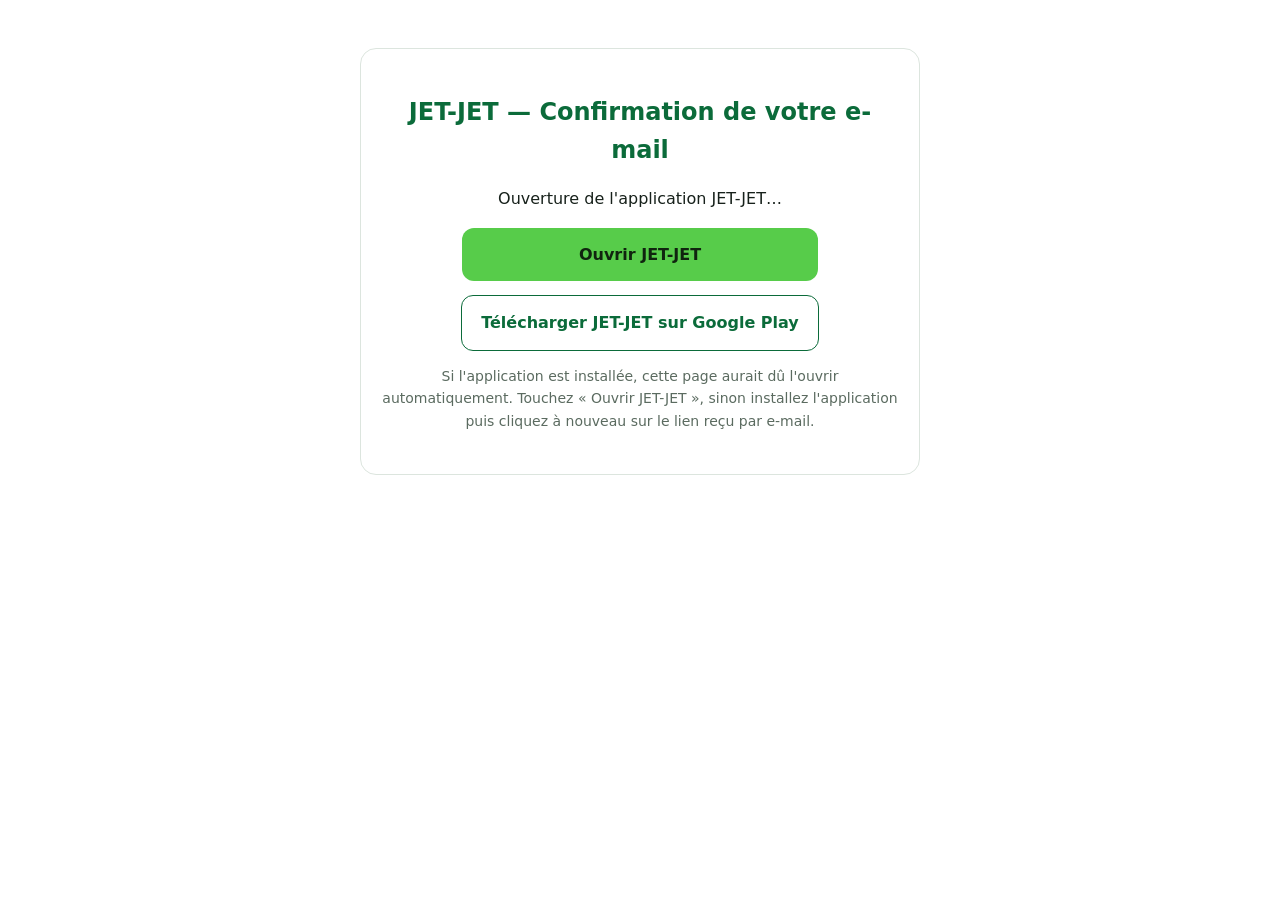
<file: auth/callback/index.html>
<!doctype html>
<html lang="fr">
<head>
<meta charset="utf-8">
<meta name="viewport" content="width=device-width, initial-scale=1">
<title>Confirmation e-mail — JET-JET</title>
<style>
  body{font-family:system-ui,Arial,sans-serif;max-width:560px;margin:48px auto;padding:0 20px;line-height:1.6;color:#17211b;text-align:center}
  h1{color:#0b6b3a;font-size:24px}
  .card{border:1px solid #dce5de;border-radius:16px;padding:28px 20px}
  a.btn{display:block;margin:14px auto;max-width:320px;padding:14px 18px;border-radius:12px;text-decoration:none;font-weight:700}
  .primary{background:#57cc4a;color:#10240f}
  .secondary{border:1px solid #0b6b3a;color:#0b6b3a}
  .muted{color:#5b6b60;font-size:14px}
</style>
</head>
<body>
<div class="card">
  <h1>JET-JET — Confirmation de votre e-mail</h1>
  <p id="status">Ouverture de l'application JET-JET…</p>

  <!-- Relais vers l'app via le schéma custom : conserve ?code=… / erreurs,
       indispensables à Supabase pour créer la session. -->
  <a class="btn primary" id="openApp" href="#">Ouvrir JET-JET</a>
  <a class="btn secondary" href="https://play.google.com/store/apps/details?id=tech.jetjet.app">Télécharger JET-JET sur Google Play</a>
  <p class="muted">Si l'application est installée, cette page aurait dû l'ouvrir
  automatiquement. Touchez « Ouvrir JET-JET », sinon installez l'application
  puis cliquez à nouveau sur le lien reçu par e-mail.</p>
</div>

<script>
  // Cette page n'est visible que si l'App Link vérifié
  // (https://jetjet.tech/auth/callback) n'a pas intercepté : app non
  // installée, vérification assetlinks non propagée, ou navigateur in-app.
  // On relaie alors vers le schéma custom en conservant EXACTEMENT la
  // query (?code=…) et le fragment (#access_token=… éventuel).
  (function () {
    var target = 'tech.jetjet.app://auth/callback' + window.location.search + window.location.hash;
    var btn = document.getElementById('openApp');
    btn.href = target;

    // Tentative automatique unique ; si l'app ne s'ouvre pas, l'utilisateur
    // reste sur cette page et peut utiliser les boutons.
    setTimeout(function () { window.location.href = target; }, 600);
    setTimeout(function () {
      document.getElementById('status').textContent =
        "L'application ne s'est pas ouverte automatiquement.";
    }, 3000);
  })();
</script>
</body>
</html>
</file>
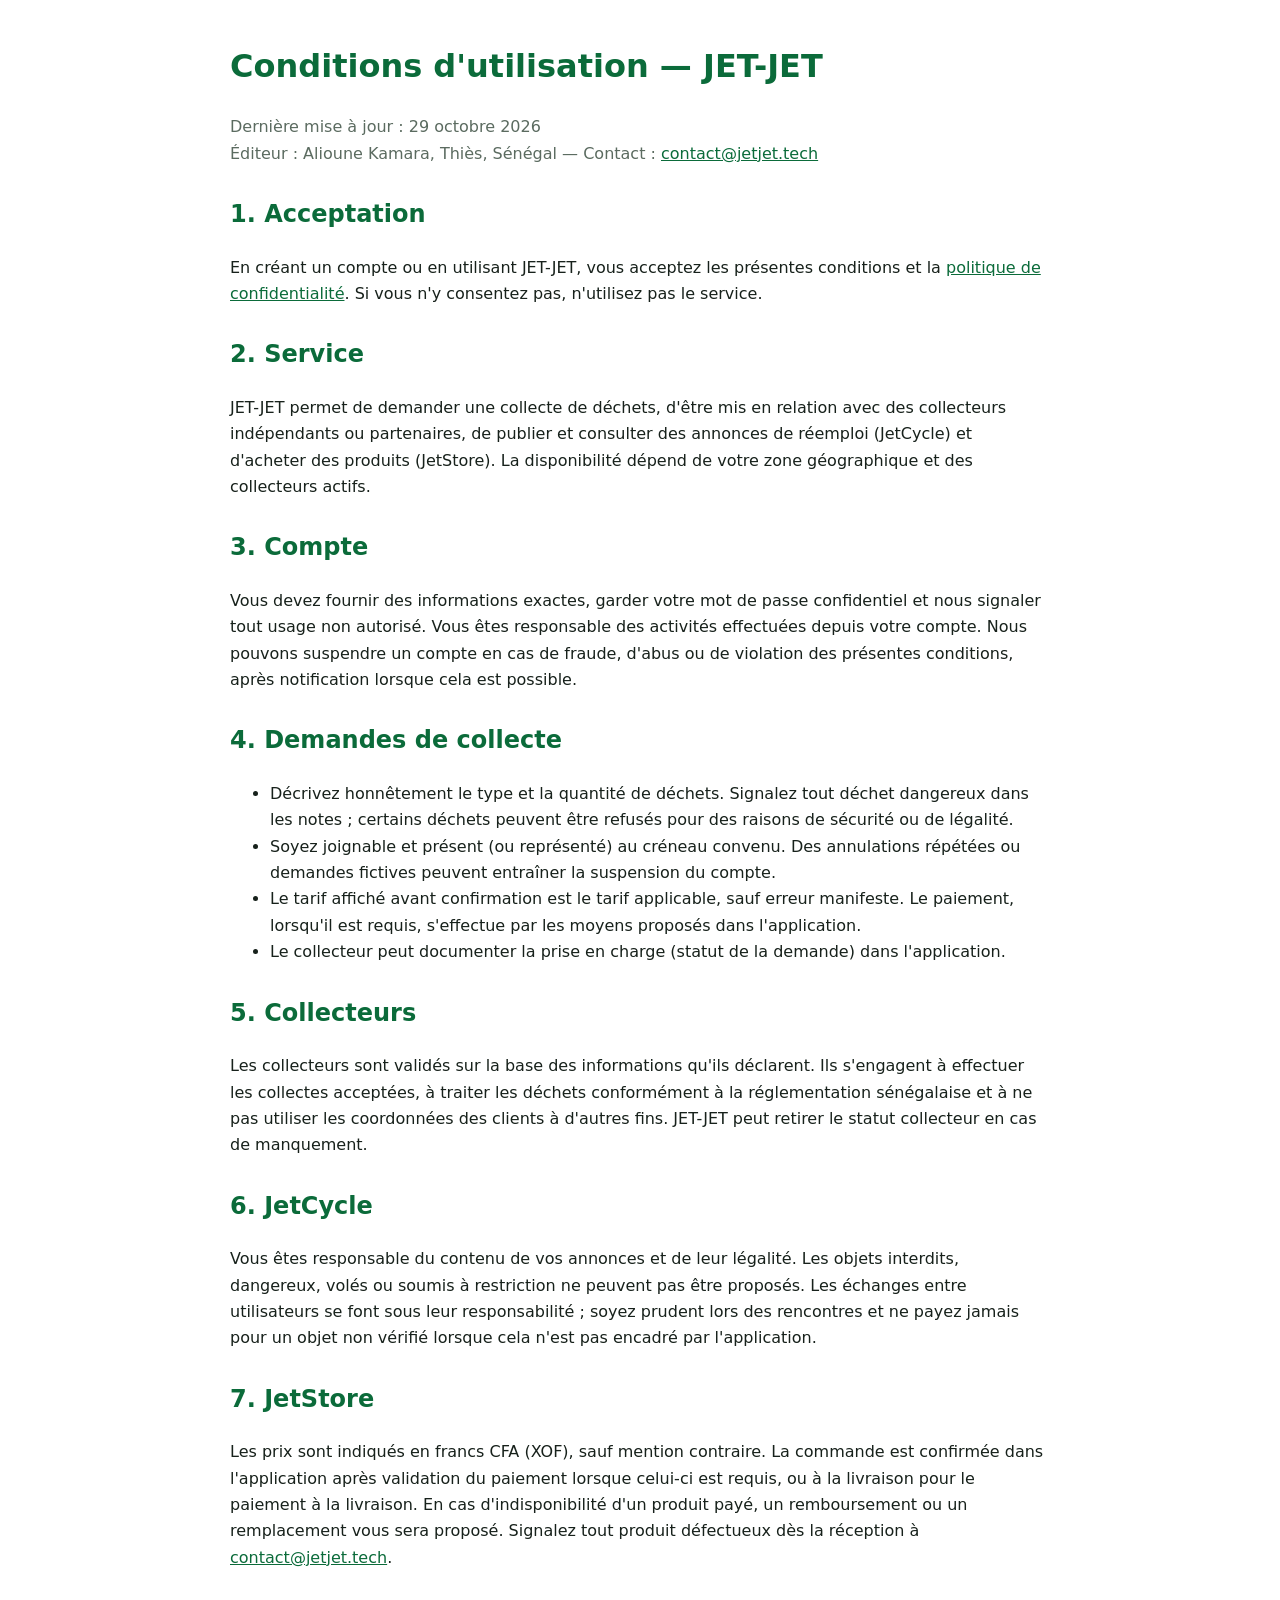
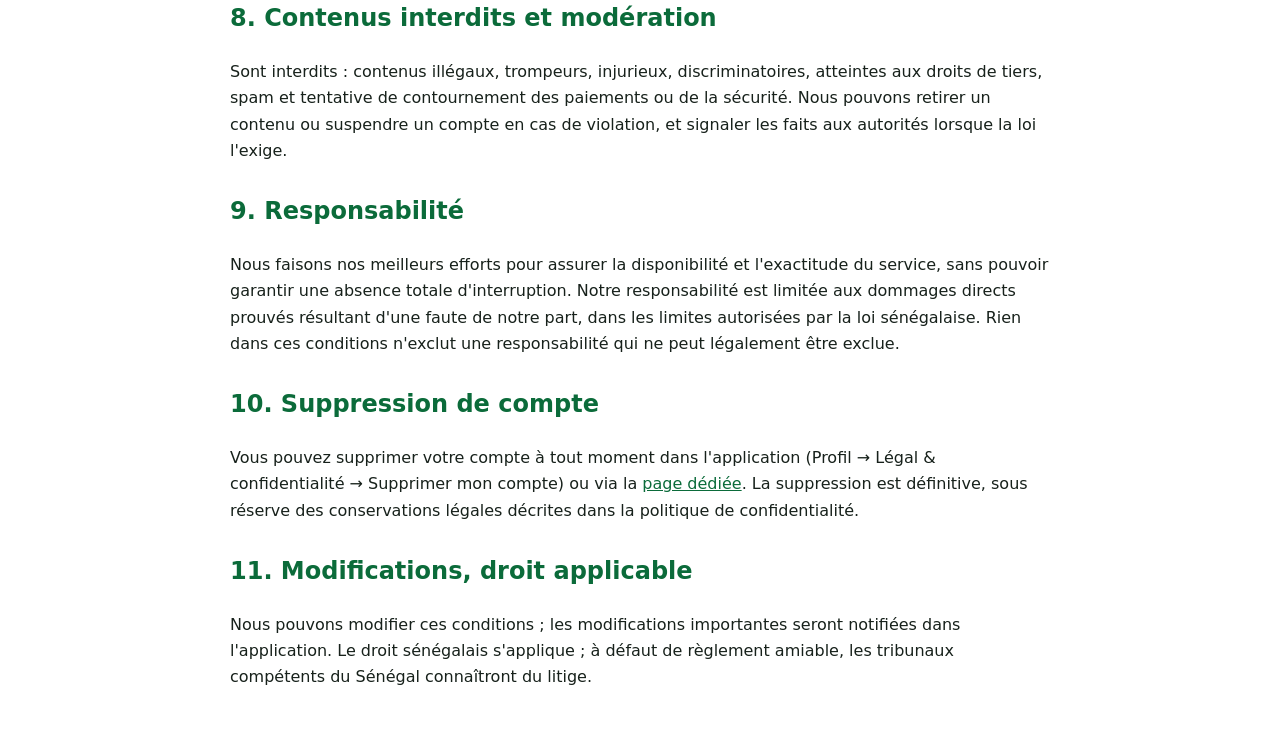
<file: conditions-utilisation.html>
<!doctype html>
<html lang="fr">
<head>
<meta charset="utf-8">
<meta name="viewport" content="width=device-width, initial-scale=1">
<title>Conditions d'utilisation — JET-JET</title>
<style>body{font-family:system-ui,Arial,sans-serif;max-width:820px;margin:40px auto;padding:0 20px;line-height:1.65;color:#17211b}h1{color:#0b6b3a}h2{margin-top:28px;color:#0b6b3a}a{color:#0b6b3a}.meta{color:#5b6b60}</style>
</head>
<body>
<h1>Conditions d'utilisation — JET-JET</h1>
<p class="meta">Dernière mise à jour : 29 octobre 2026<br>
Éditeur : Alioune Kamara, Thiès, Sénégal — Contact : <a href="mailto:contact@jetjet.tech">contact@jetjet.tech</a></p>

<h2>1. Acceptation</h2>
<p>En créant un compte ou en utilisant JET-JET, vous acceptez les présentes conditions et la <a href="confidentialite.html">politique de confidentialité</a>. Si vous n'y consentez pas, n'utilisez pas le service.</p>

<h2>2. Service</h2>
<p>JET-JET permet de demander une collecte de déchets, d'être mis en relation avec des collecteurs indépendants ou partenaires, de publier et consulter des annonces de réemploi (JetCycle) et d'acheter des produits (JetStore). La disponibilité dépend de votre zone géographique et des collecteurs actifs.</p>

<h2>3. Compte</h2>
<p>Vous devez fournir des informations exactes, garder votre mot de passe confidentiel et nous signaler tout usage non autorisé. Vous êtes responsable des activités effectuées depuis votre compte. Nous pouvons suspendre un compte en cas de fraude, d'abus ou de violation des présentes conditions, après notification lorsque cela est possible.</p>

<h2>4. Demandes de collecte</h2>
<ul>
<li>Décrivez honnêtement le type et la quantité de déchets. Signalez tout déchet dangereux dans les notes ; certains déchets peuvent être refusés pour des raisons de sécurité ou de légalité.</li>
<li>Soyez joignable et présent (ou représenté) au créneau convenu. Des annulations répétées ou demandes fictives peuvent entraîner la suspension du compte.</li>
<li>Le tarif affiché avant confirmation est le tarif applicable, sauf erreur manifeste. Le paiement, lorsqu'il est requis, s'effectue par les moyens proposés dans l'application.</li>
<li>Le collecteur peut documenter la prise en charge (statut de la demande) dans l'application.</li>
</ul>

<h2>5. Collecteurs</h2>
<p>Les collecteurs sont validés sur la base des informations qu'ils déclarent. Ils s'engagent à effectuer les collectes acceptées, à traiter les déchets conformément à la réglementation sénégalaise et à ne pas utiliser les coordonnées des clients à d'autres fins. JET-JET peut retirer le statut collecteur en cas de manquement.</p>

<h2>6. JetCycle</h2>
<p>Vous êtes responsable du contenu de vos annonces et de leur légalité. Les objets interdits, dangereux, volés ou soumis à restriction ne peuvent pas être proposés. Les échanges entre utilisateurs se font sous leur responsabilité ; soyez prudent lors des rencontres et ne payez jamais pour un objet non vérifié lorsque cela n'est pas encadré par l'application.</p>

<h2>7. JetStore</h2>
<p>Les prix sont indiqués en francs CFA (XOF), sauf mention contraire. La commande est confirmée dans l'application après validation du paiement lorsque celui-ci est requis, ou à la livraison pour le paiement à la livraison. En cas d'indisponibilité d'un produit payé, un remboursement ou un remplacement vous sera proposé. Signalez tout produit défectueux dès la réception à <a href="mailto:contact@jetjet.tech">contact@jetjet.tech</a>.</p>

<h2>8. Contenus interdits et modération</h2>
<p>Sont interdits : contenus illégaux, trompeurs, injurieux, discriminatoires, atteintes aux droits de tiers, spam et tentative de contournement des paiements ou de la sécurité. Nous pouvons retirer un contenu ou suspendre un compte en cas de violation, et signaler les faits aux autorités lorsque la loi l'exige.</p>

<h2>9. Responsabilité</h2>
<p>Nous faisons nos meilleurs efforts pour assurer la disponibilité et l'exactitude du service, sans pouvoir garantir une absence totale d'interruption. Notre responsabilité est limitée aux dommages directs prouvés résultant d'une faute de notre part, dans les limites autorisées par la loi sénégalaise. Rien dans ces conditions n'exclut une responsabilité qui ne peut légalement être exclue.</p>

<h2>10. Suppression de compte</h2>
<p>Vous pouvez supprimer votre compte à tout moment dans l'application (Profil → Légal &amp; confidentialité → Supprimer mon compte) ou via la <a href="suppression-compte.html">page dédiée</a>. La suppression est définitive, sous réserve des conservations légales décrites dans la politique de confidentialité.</p>

<h2>11. Modifications, droit applicable</h2>
<p>Nous pouvons modifier ces conditions ; les modifications importantes seront notifiées dans l'application. Le droit sénégalais s'applique ; à défaut de règlement amiable, les tribunaux compétents du Sénégal connaîtront du litige.</p>
</body>
</html>
</file>
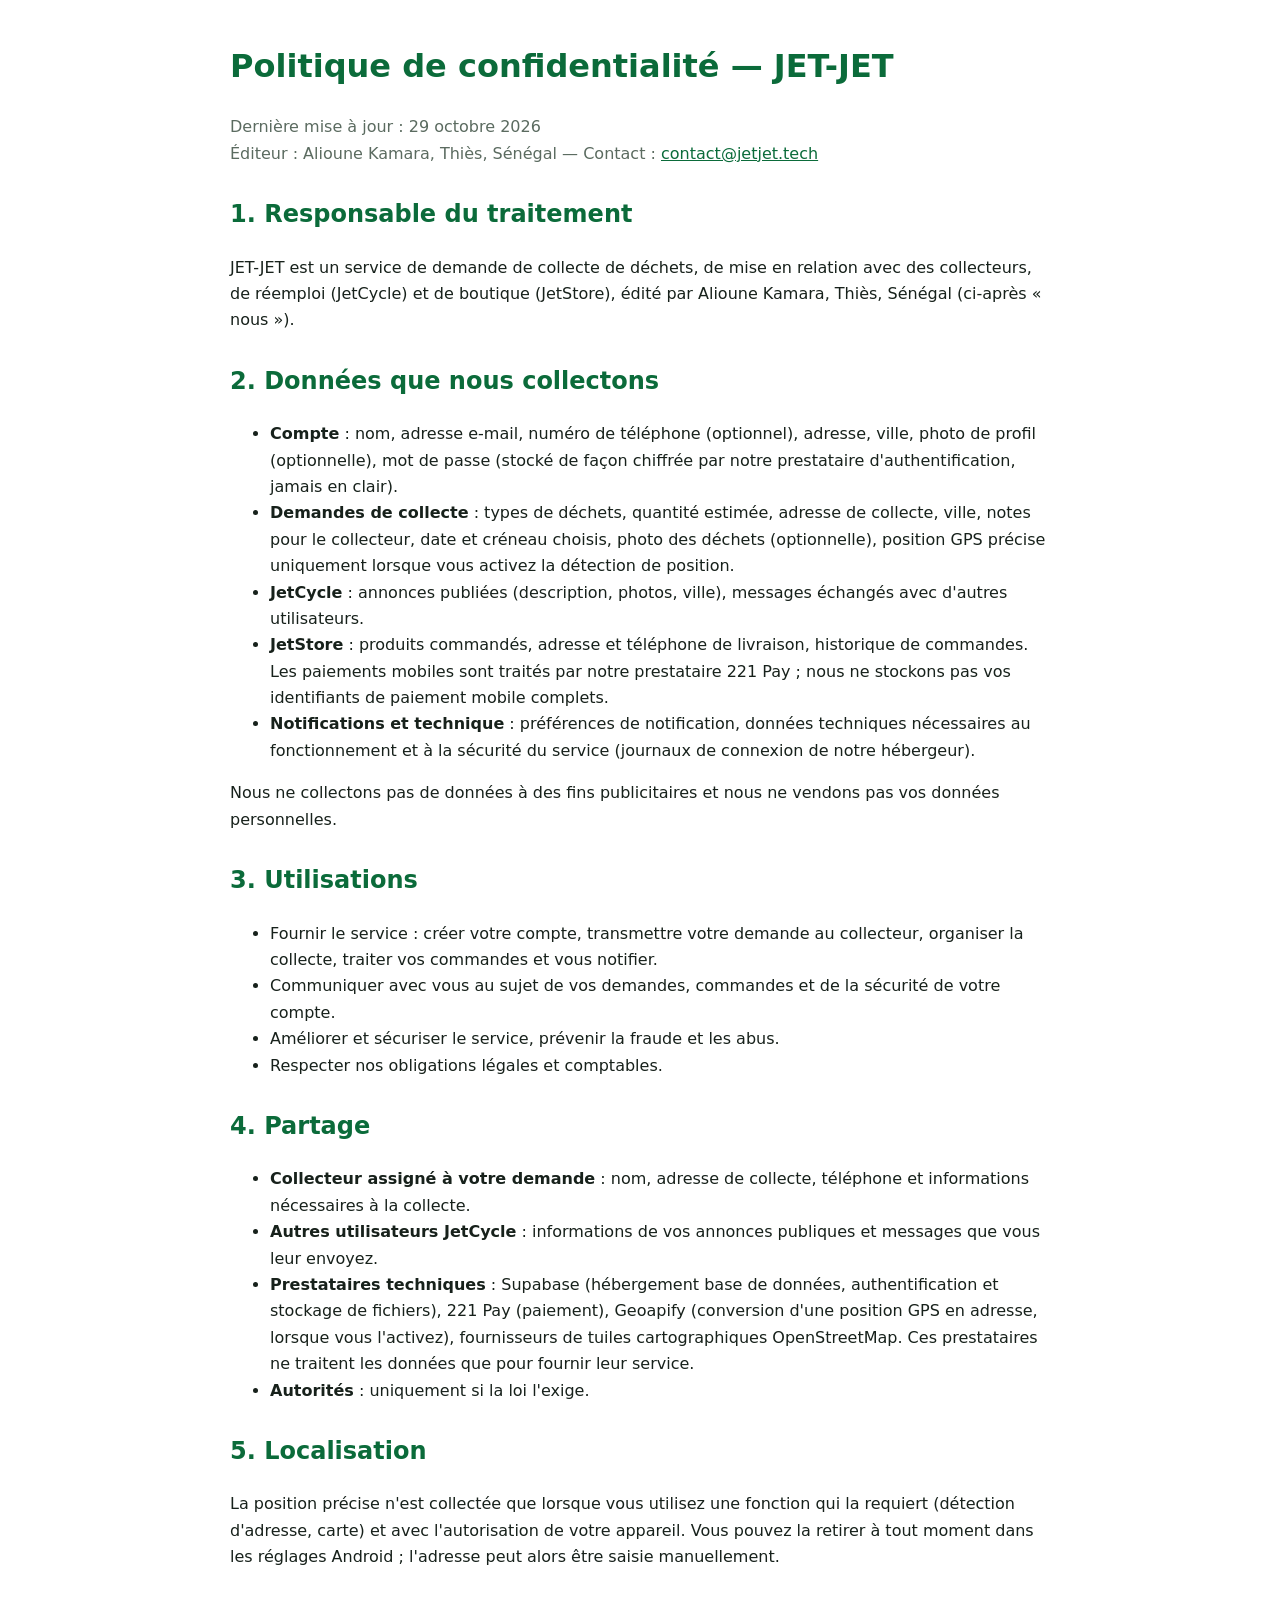
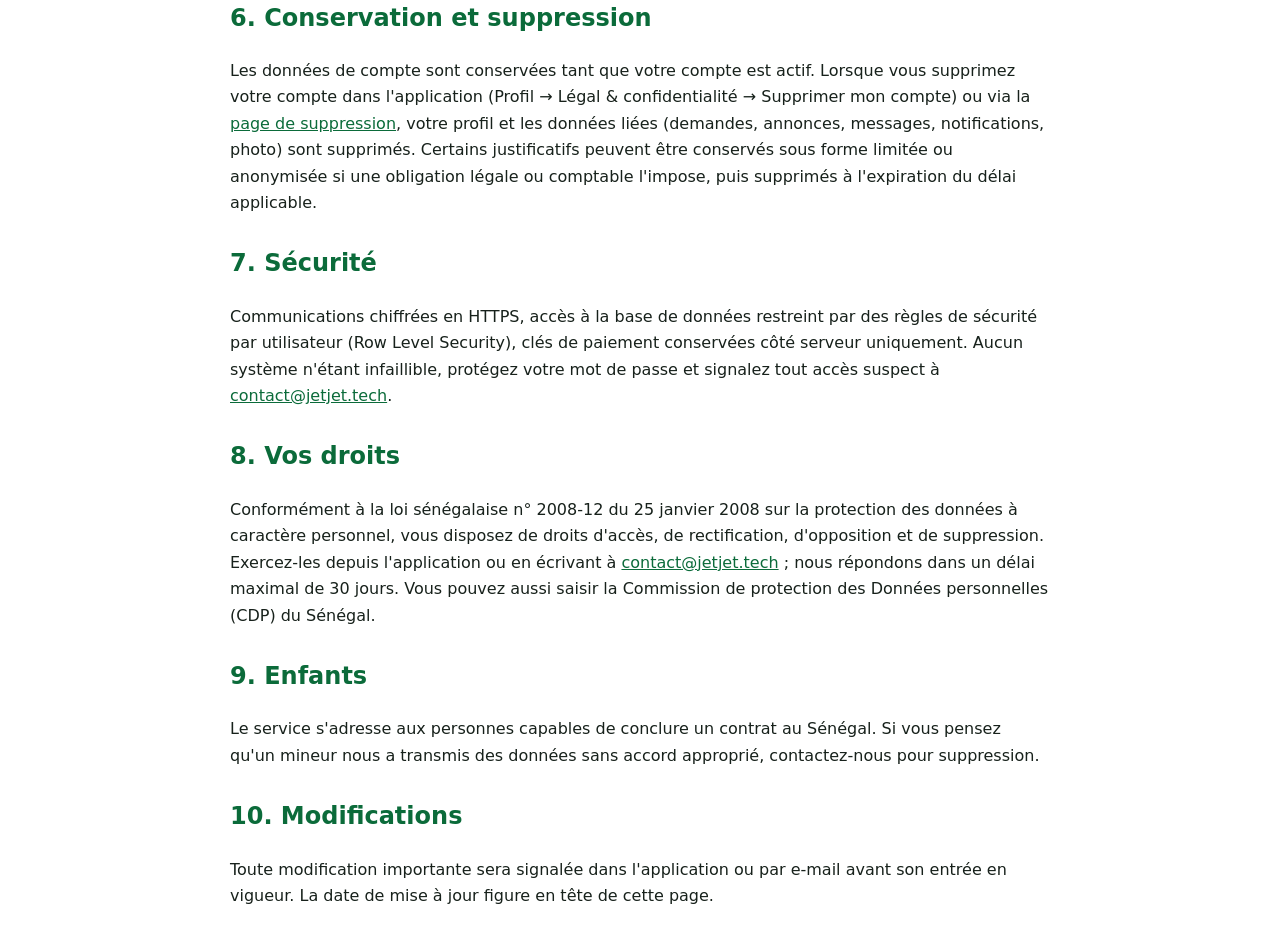
<file: confidentialite.html>
<!doctype html>
<html lang="fr">
<head>
<meta charset="utf-8">
<meta name="viewport" content="width=device-width, initial-scale=1">
<title>Politique de confidentialité — JET-JET</title>
<style>body{font-family:system-ui,Arial,sans-serif;max-width:820px;margin:40px auto;padding:0 20px;line-height:1.65;color:#17211b}h1{color:#0b6b3a}h2{margin-top:28px;color:#0b6b3a}a{color:#0b6b3a}.meta{color:#5b6b60}</style>
</head>
<body>
<h1>Politique de confidentialité — JET-JET</h1>
<p class="meta">Dernière mise à jour : 29 octobre 2026<br>
Éditeur : Alioune Kamara, Thiès, Sénégal — Contact : <a href="mailto:contact@jetjet.tech">contact@jetjet.tech</a></p>

<h2>1. Responsable du traitement</h2>
<p>JET-JET est un service de demande de collecte de déchets, de mise en relation avec des collecteurs, de réemploi (JetCycle) et de boutique (JetStore), édité par Alioune Kamara, Thiès, Sénégal (ci-après « nous »).</p>

<h2>2. Données que nous collectons</h2>
<ul>
<li><strong>Compte</strong> : nom, adresse e-mail, numéro de téléphone (optionnel), adresse, ville, photo de profil (optionnelle), mot de passe (stocké de façon chiffrée par notre prestataire d'authentification, jamais en clair).</li>
<li><strong>Demandes de collecte</strong> : types de déchets, quantité estimée, adresse de collecte, ville, notes pour le collecteur, date et créneau choisis, photo des déchets (optionnelle), position GPS précise uniquement lorsque vous activez la détection de position.</li>
<li><strong>JetCycle</strong> : annonces publiées (description, photos, ville), messages échangés avec d'autres utilisateurs.</li>
<li><strong>JetStore</strong> : produits commandés, adresse et téléphone de livraison, historique de commandes. Les paiements mobiles sont traités par notre prestataire 221 Pay ; nous ne stockons pas vos identifiants de paiement mobile complets.</li>
<li><strong>Notifications et technique</strong> : préférences de notification, données techniques nécessaires au fonctionnement et à la sécurité du service (journaux de connexion de notre hébergeur).</li>
</ul>
<p>Nous ne collectons pas de données à des fins publicitaires et nous ne vendons pas vos données personnelles.</p>

<h2>3. Utilisations</h2>
<ul>
<li>Fournir le service : créer votre compte, transmettre votre demande au collecteur, organiser la collecte, traiter vos commandes et vous notifier.</li>
<li>Communiquer avec vous au sujet de vos demandes, commandes et de la sécurité de votre compte.</li>
<li>Améliorer et sécuriser le service, prévenir la fraude et les abus.</li>
<li>Respecter nos obligations légales et comptables.</li>
</ul>

<h2>4. Partage</h2>
<ul>
<li><strong>Collecteur assigné à votre demande</strong> : nom, adresse de collecte, téléphone et informations nécessaires à la collecte.</li>
<li><strong>Autres utilisateurs JetCycle</strong> : informations de vos annonces publiques et messages que vous leur envoyez.</li>
<li><strong>Prestataires techniques</strong> : Supabase (hébergement base de données, authentification et stockage de fichiers), 221 Pay (paiement), Geoapify (conversion d'une position GPS en adresse, lorsque vous l'activez), fournisseurs de tuiles cartographiques OpenStreetMap. Ces prestataires ne traitent les données que pour fournir leur service.</li>
<li><strong>Autorités</strong> : uniquement si la loi l'exige.</li>
</ul>

<h2>5. Localisation</h2>
<p>La position précise n'est collectée que lorsque vous utilisez une fonction qui la requiert (détection d'adresse, carte) et avec l'autorisation de votre appareil. Vous pouvez la retirer à tout moment dans les réglages Android ; l'adresse peut alors être saisie manuellement.</p>

<h2>6. Conservation et suppression</h2>
<p>Les données de compte sont conservées tant que votre compte est actif. Lorsque vous supprimez votre compte dans l'application (Profil → Légal &amp; confidentialité → Supprimer mon compte) ou via la <a href="suppression-compte.html">page de suppression</a>, votre profil et les données liées (demandes, annonces, messages, notifications, photo) sont supprimés. Certains justificatifs peuvent être conservés sous forme limitée ou anonymisée si une obligation légale ou comptable l'impose, puis supprimés à l'expiration du délai applicable.</p>

<h2>7. Sécurité</h2>
<p>Communications chiffrées en HTTPS, accès à la base de données restreint par des règles de sécurité par utilisateur (Row Level Security), clés de paiement conservées côté serveur uniquement. Aucun système n'étant infaillible, protégez votre mot de passe et signalez tout accès suspect à <a href="mailto:contact@jetjet.tech">contact@jetjet.tech</a>.</p>

<h2>8. Vos droits</h2>
<p>Conformément à la loi sénégalaise n° 2008-12 du 25 janvier 2008 sur la protection des données à caractère personnel, vous disposez de droits d'accès, de rectification, d'opposition et de suppression. Exercez-les depuis l'application ou en écrivant à <a href="mailto:contact@jetjet.tech">contact@jetjet.tech</a> ; nous répondons dans un délai maximal de 30 jours. Vous pouvez aussi saisir la Commission de protection des Données personnelles (CDP) du Sénégal.</p>

<h2>9. Enfants</h2>
<p>Le service s'adresse aux personnes capables de conclure un contrat au Sénégal. Si vous pensez qu'un mineur nous a transmis des données sans accord approprié, contactez-nous pour suppression.</p>

<h2>10. Modifications</h2>
<p>Toute modification importante sera signalée dans l'application ou par e-mail avant son entrée en vigueur. La date de mise à jour figure en tête de cette page.</p>
</body>
</html>
</file>
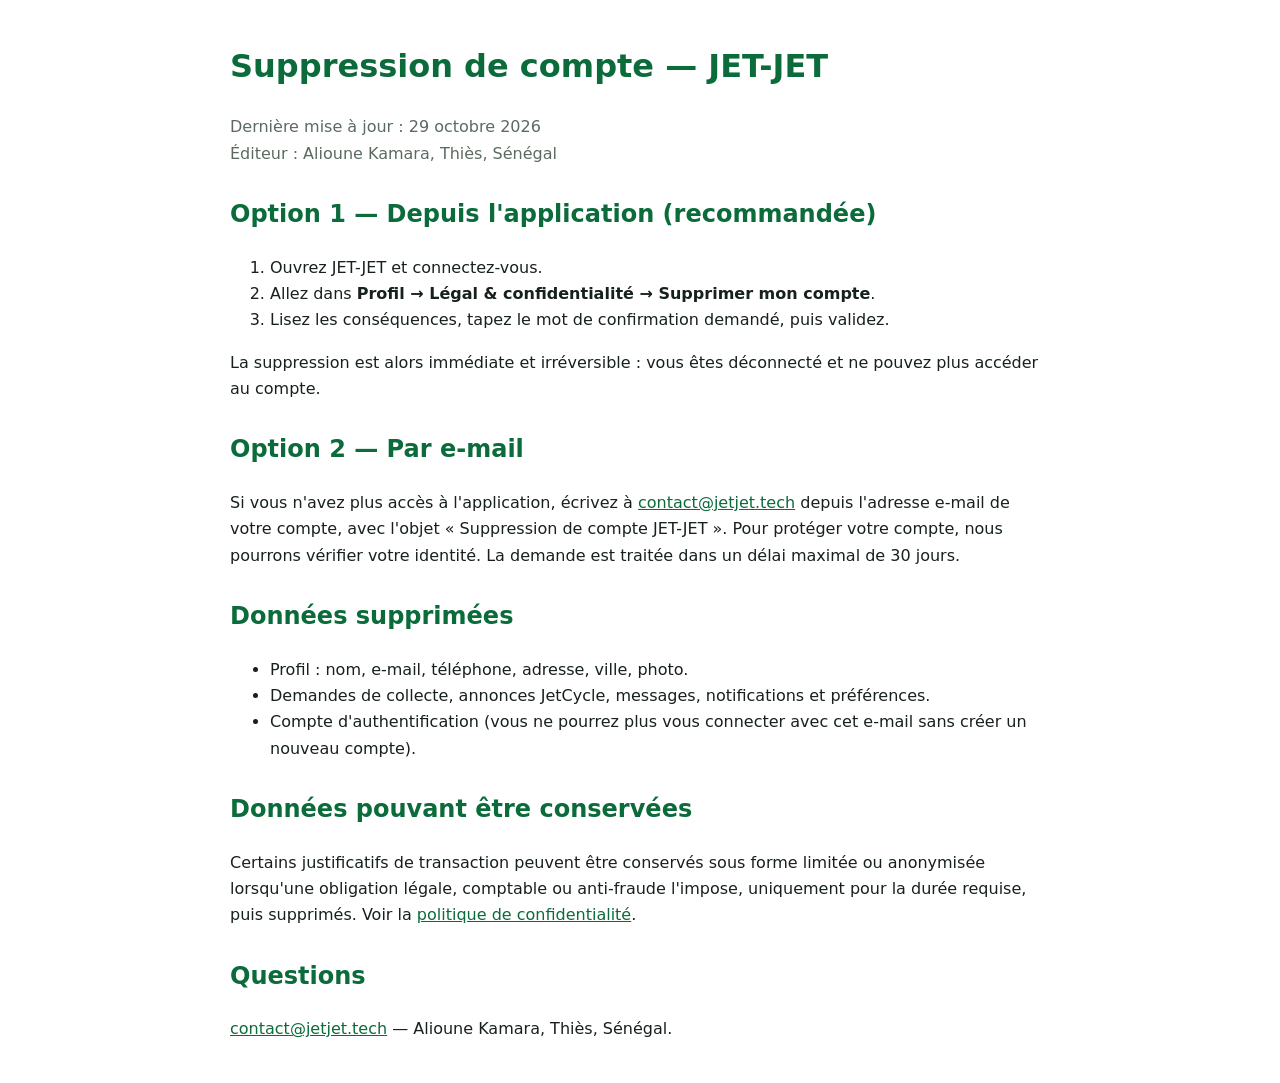
<file: suppression-compte.html>
<!doctype html>
<html lang="fr">
<head>
<meta charset="utf-8">
<meta name="viewport" content="width=device-width, initial-scale=1">
<title>Suppression de compte — JET-JET</title>
<style>body{font-family:system-ui,Arial,sans-serif;max-width:820px;margin:40px auto;padding:0 20px;line-height:1.65;color:#17211b}h1{color:#0b6b3a}h2{margin-top:28px;color:#0b6b3a}a{color:#0b6b3a}.meta{color:#5b6b60}</style>
</head>
<body>
<h1>Suppression de compte — JET-JET</h1>
<p class="meta">Dernière mise à jour : 29 octobre 2026<br>
Éditeur : Alioune Kamara, Thiès, Sénégal</p>

<h2>Option 1 — Depuis l'application (recommandée)</h2>
<ol>
<li>Ouvrez JET-JET et connectez-vous.</li>
<li>Allez dans <strong>Profil → Légal &amp; confidentialité → Supprimer mon compte</strong>.</li>
<li>Lisez les conséquences, tapez le mot de confirmation demandé, puis validez.</li>
</ol>
<p>La suppression est alors immédiate et irréversible : vous êtes déconnecté et ne pouvez plus accéder au compte.</p>

<h2>Option 2 — Par e-mail</h2>
<p>Si vous n'avez plus accès à l'application, écrivez à <a href="mailto:contact@jetjet.tech?subject=Suppression%20de%20compte%20JET-JET">contact@jetjet.tech</a> depuis l'adresse e-mail de votre compte, avec l'objet « Suppression de compte JET-JET ». Pour protéger votre compte, nous pourrons vérifier votre identité. La demande est traitée dans un délai maximal de 30 jours.</p>

<h2>Données supprimées</h2>
<ul>
<li>Profil : nom, e-mail, téléphone, adresse, ville, photo.</li>
<li>Demandes de collecte, annonces JetCycle, messages, notifications et préférences.</li>
<li>Compte d'authentification (vous ne pourrez plus vous connecter avec cet e-mail sans créer un nouveau compte).</li>
</ul>

<h2>Données pouvant être conservées</h2>
<p>Certains justificatifs de transaction peuvent être conservés sous forme limitée ou anonymisée lorsqu'une obligation légale, comptable ou anti-fraude l'impose, uniquement pour la durée requise, puis supprimés. Voir la <a href="confidentialite.html">politique de confidentialité</a>.</p>

<h2>Questions</h2>
<p><a href="mailto:contact@jetjet.tech">contact@jetjet.tech</a> — Alioune Kamara, Thiès, Sénégal.</p>
</body>
</html>
</file>
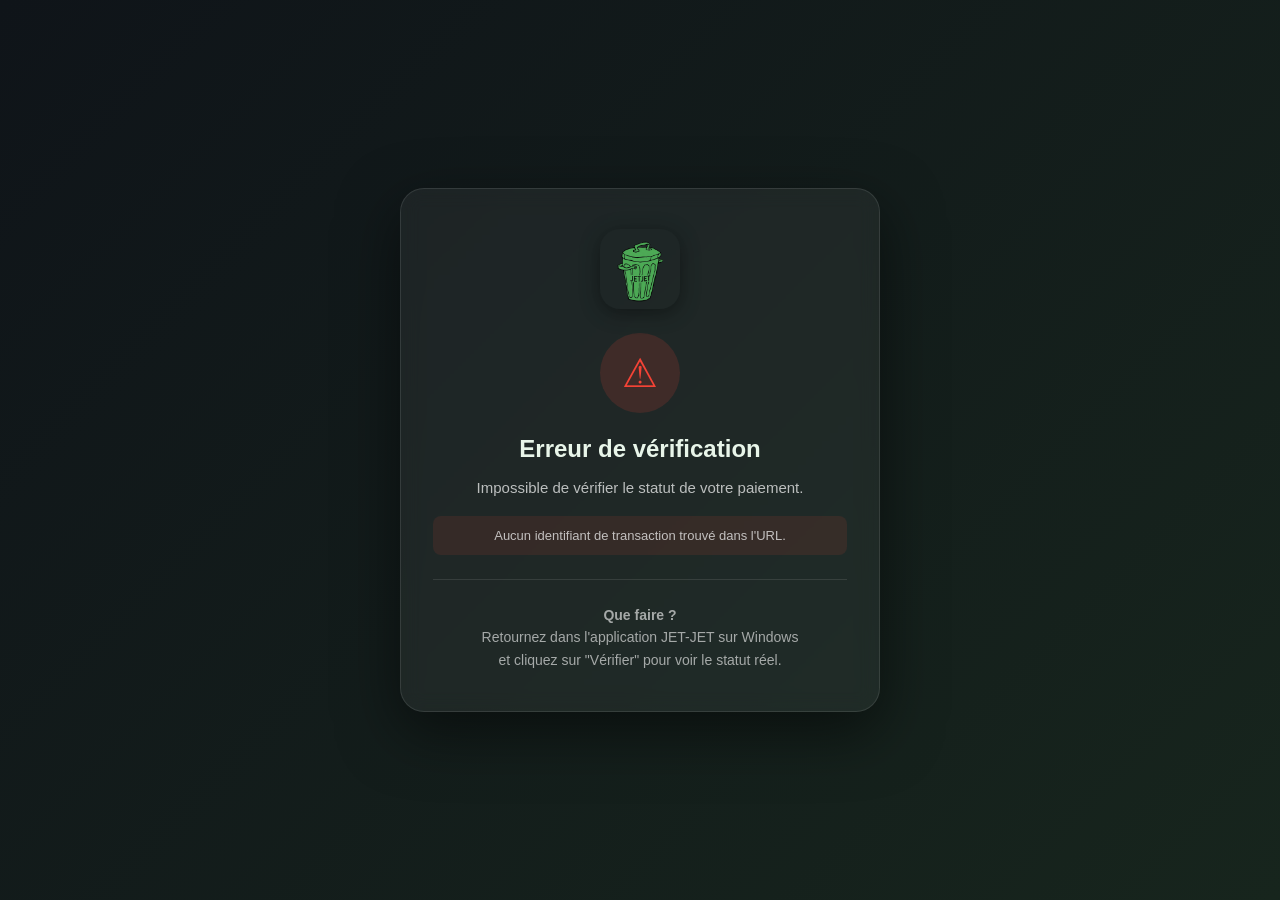
<file: paiement/retour.html>
<!doctype html>
<html lang="fr">
<head>
  <meta charset="utf-8">
  <meta name="viewport" content="width=device-width, initial-scale=1">
  <meta name="theme-color" content="#17251d">
  <meta name="robots" content="noindex, nofollow">
  <title>Retour paiement — JET-JET</title>
  <link rel="icon" type="image/png" href="../assets/icons/icon-app.png">
  <style>
    * {
      margin: 0;
      padding: 0;
      box-sizing: border-box;
    }

    body {
      font-family: -apple-system, BlinkMacSystemFont, 'Segoe UI', Roboto, Oxygen, Ubuntu, Cantarell, sans-serif;
      background: linear-gradient(135deg, #0f1419 0%, #17251d 100%);
      min-height: 100vh;
      display: flex;
      align-items: center;
      justify-content: center;
      padding: 20px;
      color: #e8f5e9;
    }

    .container {
      max-width: 480px;
      width: 100%;
      background: rgba(255, 255, 255, 0.05);
      backdrop-filter: blur(10px);
      border-radius: 24px;
      border: 1px solid rgba(255, 255, 255, 0.1);
      padding: 40px 32px;
      text-align: center;
      box-shadow: 0 20px 60px rgba(0, 0, 0, 0.5);
    }

    .logo {
      width: 80px;
      height: 80px;
      margin: 0 auto 24px;
      border-radius: 20px;
      overflow: hidden;
      box-shadow: 0 4px 20px rgba(0, 0, 0, 0.4);
    }

    .logo img {
      width: 100%;
      height: 100%;
      object-fit: cover;
      display: block;
    }

    .status-icon {
      width: 80px;
      height: 80px;
      margin: 0 auto 20px;
      border-radius: 50%;
      display: flex;
      align-items: center;
      justify-content: center;
      font-size: 40px;
    }

    .status-icon.pending {
      background: rgba(255, 193, 7, 0.15);
      color: #ffc107;
      animation: pulse 2s infinite;
    }

    .status-icon.success {
      background: rgba(76, 175, 80, 0.15);
      color: #4caf50;
    }

    .status-icon.failed {
      background: rgba(244, 67, 54, 0.15);
      color: #f44336;
    }

    @keyframes pulse {
      0%, 100% { opacity: 1; }
      50% { opacity: 0.6; }
    }

    h1 {
      font-size: 24px;
      font-weight: 700;
      margin-bottom: 12px;
      line-height: 1.3;
    }

    .message {
      font-size: 15px;
      color: rgba(255, 255, 255, 0.7);
      margin-bottom: 8px;
      line-height: 1.6;
    }

    .transaction-id {
      font-size: 13px;
      color: rgba(255, 255, 255, 0.5);
      font-family: 'Courier New', monospace;
      margin: 16px 0 24px;
      padding: 12px;
      background: rgba(0, 0, 0, 0.2);
      border-radius: 8px;
      word-break: break-all;
    }

    .action-button {
      display: inline-block;
      padding: 14px 28px;
      background: #8bc34a;
      color: #0f1419;
      text-decoration: none;
      border-radius: 12px;
      font-weight: 600;
      font-size: 15px;
      transition: all 0.2s;
      border: none;
      cursor: pointer;
    }

    .action-button:hover {
      background: #9ccc65;
      transform: translateY(-2px);
      box-shadow: 0 8px 24px rgba(139, 195, 74, 0.3);
    }

    .action-button:active {
      transform: translateY(0);
    }

    .loader {
      width: 48px;
      height: 48px;
      border: 4px solid rgba(139, 195, 74, 0.2);
      border-top-color: #8bc34a;
      border-radius: 50%;
      animation: spin 1s linear infinite;
      margin: 0 auto 20px;
    }

    @keyframes spin {
      to { transform: rotate(360deg); }
    }

    .instructions {
      margin-top: 24px;
      padding-top: 24px;
      border-top: 1px solid rgba(255, 255, 255, 0.1);
      font-size: 14px;
      color: rgba(255, 255, 255, 0.6);
      line-height: 1.6;
    }

    .error-details {
      margin-top: 16px;
      padding: 12px;
      background: rgba(244, 67, 54, 0.1);
      border-radius: 8px;
      font-size: 13px;
      color: rgba(255, 255, 255, 0.7);
    }
  </style>
</head>
<body>
  <div class="container">
    <div class="logo"><img src="../assets/icons/icon-app.png" alt="JET-JET"></div>
    
    <div id="loading-state">
      <div class="loader"></div>
      <h1>Vérification du paiement...</h1>
      <p class="message">Veuillez patienter, nous vérifions votre transaction.</p>
    </div>

    <div id="success-state" style="display: none;">
      <div class="status-icon success">✓</div>
      <h1>Paiement confirmé !</h1>
      <p class="message">Votre commande JetStore a été enregistrée avec succès.</p>
      <p class="message">Nous vous contacterons très bientôt pour organiser la livraison.</p>
      <div class="transaction-id" id="transaction-id"></div>
      <div class="instructions">
        <strong>Prochaine étape :</strong><br>
        Retournez dans l'application JET-JET sur Windows<br>
        et cliquez sur "Vérifier" pour voir votre commande.
      </div>
    </div>

    <div id="pending-state" style="display: none;">
      <div class="status-icon pending">⏳</div>
      <h1>Paiement en cours...</h1>
      <p class="message">Votre paiement est en cours de traitement.</p>
      <p class="message">Cela peut prendre quelques instants.</p>
      <div class="transaction-id" id="transaction-id-pending"></div>
      <div class="instructions">
        <strong>Que faire ?</strong><br>
        Retournez dans l'application JET-JET sur Windows<br>
        et cliquez sur "Vérifier" pour actualiser le statut.
      </div>
    </div>

    <div id="failed-state" style="display: none;">
      <div class="status-icon failed">✕</div>
      <h1>Paiement échoué</h1>
      <p class="message">Votre transaction n'a pas pu être finalisée.</p>
      <div class="error-details" id="error-message"></div>
      <div class="transaction-id" id="transaction-id-failed"></div>
      <div class="instructions">
        <strong>Que faire ?</strong><br>
        • Vérifiez votre solde Wave ou Orange Money<br>
        • Retournez dans l'application JET-JET<br>
        • Réessayez de passer la commande
      </div>
    </div>

    <div id="error-state" style="display: none;">
      <div class="status-icon failed">⚠</div>
      <h1>Erreur de vérification</h1>
      <p class="message">Impossible de vérifier le statut de votre paiement.</p>
      <div class="error-details" id="error-details"></div>
      <div class="instructions">
        <strong>Que faire ?</strong><br>
        Retournez dans l'application JET-JET sur Windows<br>
        et cliquez sur "Vérifier" pour voir le statut réel.
      </div>
    </div>
  </div>

  <script>
    // Récupération des paramètres URL fournis par 221 Pay
    const params = new URLSearchParams(window.location.search);
    const transactionId = params.get('transaction_id') || params.get('payment_id');

    // États possibles
    const states = {
      loading: document.getElementById('loading-state'),
      success: document.getElementById('success-state'),
      pending: document.getElementById('pending-state'),
      failed: document.getElementById('failed-state'),
      error: document.getElementById('error-state')
    };

    function hideAllStates() {
      Object.values(states).forEach(el => el.style.display = 'none');
    }

    function showState(stateName) {
      hideAllStates();
      if (states[stateName]) {
        states[stateName].style.display = 'block';
      }
    }

    async function checkPaymentStatus() {
      // SÉCURITÉ: N'accepter que transaction_id fourni par 221 Pay
      if (!transactionId) {
        showState('error');
        document.getElementById('error-details').textContent = 
          'Aucun identifiant de transaction trouvé dans l\'URL.';
        return;
      }

      try {
        // Appel à l'API Supabase pour vérifier le statut
        const supabaseUrl = 'https://oxpnxbzlhkkvjcctcsfl.supabase.co';
        const apiUrl = `${supabaseUrl}/functions/v1/check-221-payment-public`;

        const response = await fetch(apiUrl, {
          method: 'POST',
          headers: {
            'Content-Type': 'application/json',
            'Authorization': 'Bearer eyJhbGciOiJIUzI1NiIsInR5cCI6IkpXVCJ9.eyJpc3MiOiJzdXBhYmFzZSIsInJlZiI6Im94cG54YnpsaGtrdmpjY3Rjc2ZsIiwicm9sZSI6ImFub24iLCJpYXQiOjE3ODgyOTYyNTAsImV4cCI6MjEwMzg3MjI1MH0.TNmBORyZba5BUMDzxEH0oIDPWRTqKG5iQtZTIel4RwI',
            'apikey': 'eyJhbGciOiJIUzI1NiIsInR5cCI6IkpXVCJ9.eyJpc3MiOiJzdXBhYmFzZSIsInJlZiI6Im94cG54YnpsaGtrdmpjY3Rjc2ZsIiwicm9sZSI6ImFub24iLCJpYXQiOjE3ODgyOTYyNTAsImV4cCI6MjEwMzg3MjI1MH0.TNmBORyZba5BUMDzxEH0oIDPWRTqKG5iQtZTIel4RwI',
          },
          body: JSON.stringify({
            transaction_id: transactionId
          })
        });

        if (!response.ok) {
          throw new Error(`HTTP ${response.status}`);
        }

        const data = await response.json();
        
        // Affichage du statut
        if (data.status === 'confirmed' || data.payment_status === 'paid') {
          document.getElementById('transaction-id').textContent = 
            `Transaction: ${data.transaction_id || 'N/A'}`;
          showState('success');
        } else if (data.status === 'failed' || data.status === 'expired') {
          document.getElementById('transaction-id-failed').textContent = 
            `Transaction: ${data.transaction_id || 'N/A'}`;
          document.getElementById('error-message').textContent = 
            data.status === 'expired' 
              ? 'Le délai de paiement a expiré.' 
              : 'La transaction a échoué.';
          showState('failed');
        } else {
          // pending, processing, ou autre état intermédiaire
          document.getElementById('transaction-id-pending').textContent = 
            `Transaction: ${data.transaction_id || 'N/A'}`;
          showState('pending');
          
          // Réessayer automatiquement après 3 secondes
          setTimeout(checkPaymentStatus, 3000);
        }
      } catch (error) {
        console.error('Error checking payment:', error);
        showState('error');
        document.getElementById('error-details').textContent = 
          `Erreur: ${error.message}. Le paiement pourrait être en cours de traitement.`;
      }
    }

    // Lancer la vérification au chargement
    checkPaymentStatus();
  </script>
</body>
</html>
</file>
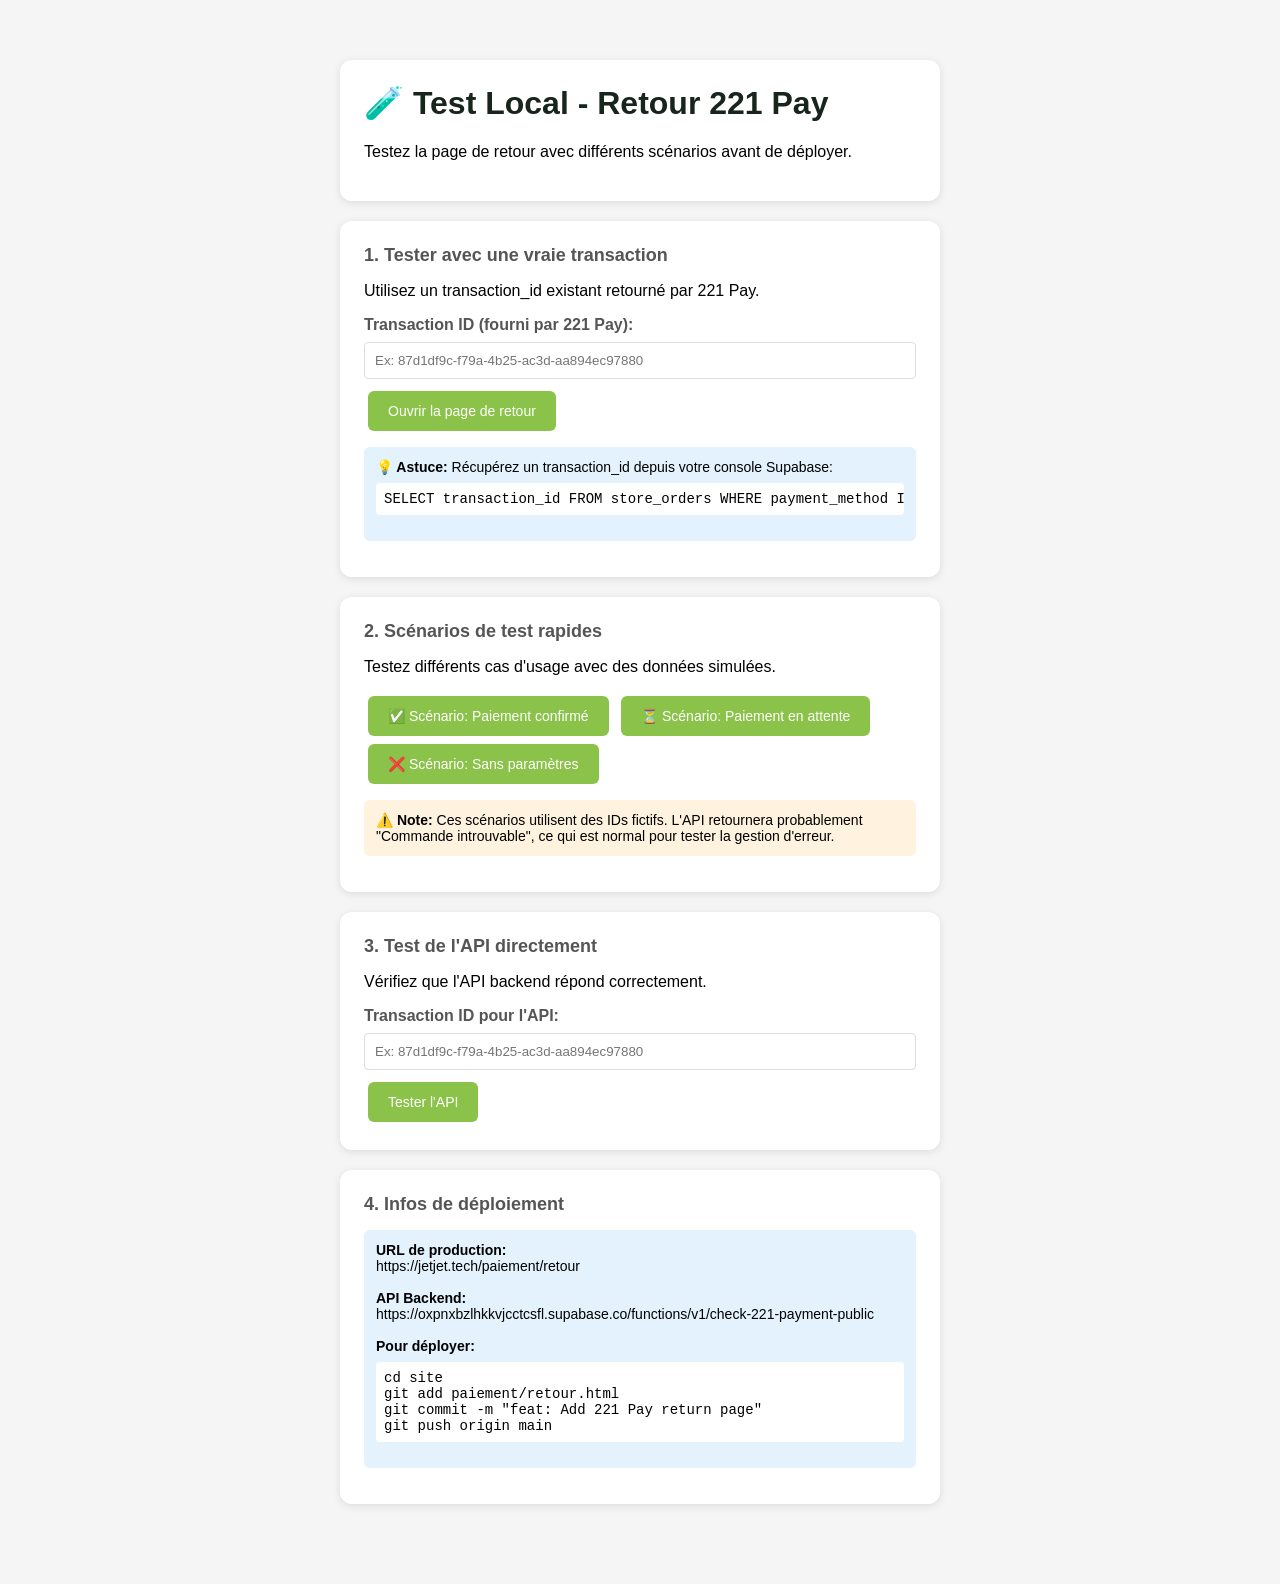
<file: paiement/test-local.html>
<!DOCTYPE html>
<html lang="fr">
<head>
    <meta charset="UTF-8">
    <meta name="viewport" content="width=device-width, initial-scale=1.0">
    <title>Test Local - Page de retour 221 Pay</title>
    <style>
        body {
            font-family: -apple-system, BlinkMacSystemFont, 'Segoe UI', Roboto, sans-serif;
            max-width: 600px;
            margin: 40px auto;
            padding: 20px;
            background: #f5f5f5;
        }
        .card {
            background: white;
            padding: 24px;
            border-radius: 12px;
            box-shadow: 0 2px 8px rgba(0,0,0,0.1);
            margin-bottom: 20px;
        }
        h1 { color: #17251d; margin-top: 0; }
        h2 { color: #555; font-size: 18px; margin-top: 0; }
        button {
            background: #8bc34a;
            color: white;
            border: none;
            padding: 12px 20px;
            border-radius: 6px;
            cursor: pointer;
            font-size: 14px;
            margin: 4px;
        }
        button:hover { background: #7cb342; }
        input {
            width: 100%;
            padding: 10px;
            border: 1px solid #ddd;
            border-radius: 4px;
            margin: 8px 0;
            box-sizing: border-box;
        }
        label {
            display: block;
            margin-top: 12px;
            font-weight: 600;
            color: #555;
        }
        .info {
            background: #e3f2fd;
            padding: 12px;
            border-radius: 6px;
            margin: 12px 0;
            font-size: 14px;
        }
        .warning {
            background: #fff3e0;
            padding: 12px;
            border-radius: 6px;
            margin: 12px 0;
            font-size: 14px;
        }
    </style>
</head>
<body>
    <div class="card">
        <h1>🧪 Test Local - Retour 221 Pay</h1>
        <p>Testez la page de retour avec différents scénarios avant de déployer.</p>
    </div>

    <div class="card">
        <h2>1. Tester avec une vraie transaction</h2>
        <p>Utilisez un transaction_id existant retourné par 221 Pay.</p>
        
        <label>Transaction ID (fourni par 221 Pay):</label>
        <input type="text" id="transactionId" placeholder="Ex: 87d1df9c-f79a-4b25-ac3d-aa894ec97880" />
        
        <button onclick="openReturnPage()">Ouvrir la page de retour</button>
        
        <div class="info">
            <strong>💡 Astuce:</strong> Récupérez un transaction_id depuis votre console Supabase:
            <pre style="margin-top: 8px; background: white; padding: 8px; border-radius: 4px; overflow-x: auto;">SELECT transaction_id FROM store_orders WHERE payment_method IN ('wave', 'orange_money') AND transaction_id IS NOT NULL LIMIT 5;</pre>
        </div>
    </div>

    <div class="card">
        <h2>2. Scénarios de test rapides</h2>
        <p>Testez différents cas d'usage avec des données simulées.</p>
        
        <button onclick="testSuccess()">✅ Scénario: Paiement confirmé</button>
        <button onclick="testPending()">⏳ Scénario: Paiement en attente</button>
        <button onclick="testNoParams()">❌ Scénario: Sans paramètres</button>
        
        <div class="warning">
            <strong>⚠️ Note:</strong> Ces scénarios utilisent des IDs fictifs. 
            L'API retournera probablement "Commande introuvable", ce qui est normal pour tester la gestion d'erreur.
        </div>
    </div>

    <div class="card">
        <h2>3. Test de l'API directement</h2>
        <p>Vérifiez que l'API backend répond correctement.</p>
        
        <label>Transaction ID pour l'API:</label>
        <input type="text" id="apiTransactionId" placeholder="Ex: 87d1df9c-f79a-4b25-ac3d-aa894ec97880" />
        
        <button onclick="testAPI()">Tester l'API</button>
        
        <div id="apiResult" style="display:none; margin-top: 12px; padding: 12px; background: #f5f5f5; border-radius: 6px; font-family: monospace; font-size: 12px; white-space: pre-wrap; max-height: 300px; overflow-y: auto;"></div>
    </div>

    <div class="card">
        <h2>4. Infos de déploiement</h2>
        <div class="info">
            <strong>URL de production:</strong><br>
            https://jetjet.tech/paiement/retour
            
            <br><br>
            
            <strong>API Backend:</strong><br>
            https://oxpnxbzlhkkvjcctcsfl.supabase.co/functions/v1/check-221-payment-public
            
            <br><br>
            
            <strong>Pour déployer:</strong>
            <pre style="margin-top: 8px; background: white; padding: 8px; border-radius: 4px;">cd site
git add paiement/retour.html
git commit -m "feat: Add 221 Pay return page"
git push origin main</pre>
        </div>
    </div>

    <script>
        const API_URL = 'https://oxpnxbzlhkkvjcctcsfl.supabase.co/functions/v1/check-221-payment-public';

        function openReturnPage() {
            const transactionId = document.getElementById('transactionId').value;
            
            if (!transactionId) {
                alert('⚠️ Veuillez entrer un Transaction ID');
                return;
            }
            
            const url = `retour.html?transaction_id=${encodeURIComponent(transactionId)}`;
            window.open(url, '_blank');
        }

        function testSuccess() {
            const testUrl = 'retour.html?transaction_id=test-success-123';
            window.open(testUrl, '_blank');
        }

        function testPending() {
            const testUrl = 'retour.html?transaction_id=test-pending-123';
            window.open(testUrl, '_blank');
        }

        function testNoParams() {
            const testUrl = 'retour.html';
            window.open(testUrl, '_blank');
        }

        async function testAPI() {
            const transactionId = document.getElementById('apiTransactionId').value;
            const resultDiv = document.getElementById('apiResult');
            
            if (!transactionId) {
                alert('⚠️ Veuillez entrer un Transaction ID');
                return;
            }
            
            resultDiv.style.display = 'block';
            resultDiv.textContent = '⏳ Appel de l\'API en cours...\n\nURL: ' + API_URL + '\nPayload: ' + JSON.stringify({ transaction_id: transactionId }, null, 2);
            
            try {
                const response = await fetch(API_URL, {
                    method: 'POST',
                    headers: { 'Content-Type': 'application/json' },
                    body: JSON.stringify({ transaction_id: transactionId })
                });
                
                const data = await response.json();
                
                let result = `Status HTTP: ${response.status}\n`;
                result += `Timestamp: ${new Date().toISOString()}\n\n`;
                result += `Réponse:\n${JSON.stringify(data, null, 2)}`;
                
                resultDiv.textContent = result;
                resultDiv.style.background = response.ok ? '#e8f5e9' : '#ffebee';
                
            } catch (error) {
                resultDiv.textContent = `❌ Erreur: ${error.message}`;
                resultDiv.style.background = '#ffebee';
            }
        }

        // Info au chargement
        console.log('🧪 Page de test local chargée');
        console.log('Fichier à tester: retour.html');
        console.log('API: ' + API_URL);
    </script>
</body>
</html>
</file>
<file: styles.css>
@import url('https://fonts.googleapis.com/css2?family=DM+Sans:wght@400;500;700;800&family=Manrope:wght@600;700;800&display=swap');

@font-face{font-family:Poppins;src:url('assets/fonts/Poppins-Regular.ttf') format('truetype');font-weight:400;font-display:swap}
@font-face{font-family:Poppins;src:url('assets/fonts/Poppins-SemiBold.ttf') format('truetype');font-weight:600;font-display:swap}
@font-face{font-family:Poppins;src:url('assets/fonts/Poppins-Bold.ttf') format('truetype');font-weight:700;font-display:swap}
@font-face{font-family:Poppins;src:url('assets/fonts/Poppins-ExtraBold.ttf') format('truetype');font-weight:800;font-display:swap}

:root{
  --ink:#17251d;
  --paper:#f8f8f4;
  --deep:#111c16;
  --dark:#17251d;
  --lime:#baf36a;
  --green:#7acc1f;
  --muted:#667066;
  --line:#dce1d7;
}

*{box-sizing:border-box}
html{scroll-behavior:smooth;scroll-padding-top:84px}
body{
  margin:0;
  background:var(--paper);
  color:var(--ink);
  font-family:'DM Sans',sans-serif;
  -webkit-font-smoothing:antialiased;
}
a{color:inherit;text-decoration:none}
svg{width:20px;height:20px;fill:none;stroke:currentColor;stroke-width:1.8;stroke-linecap:round;stroke-linejoin:round}
h1,h2,h3,h4,h5,p{margin:0}
h1,h2,h3,h4,h5{font-family:Manrope,sans-serif}
.icon-library{position:absolute;width:0;height:0;overflow:hidden}
.wrap{width:min(1180px,calc(100% - 70px));margin-inline:auto}
.section-pad{padding:110px 0}

.site-header{
  position:relative;
  z-index:20;
  height:78px;
  border-bottom:1px solid #e8ece3;
  background:var(--paper);
}
.nav{height:100%;display:flex;align-items:center;justify-content:space-between;gap:24px}
.brand{
  display:inline-flex;
  align-items:center;
  gap:10px;
  font-size:24px;
  font-weight:800;
  letter-spacing:-1.6px;
}
.brand-logo{
  width:56px;
  height:56px;
  object-fit:contain;
  border-radius:10px;
  flex-shrink:0;
}
.brand-dash,.brand-dot{color:var(--green)}
.nav-links{display:flex;align-items:center;gap:28px;font-size:13px;font-weight:700}
.nav-links>a:not(.nav-cta):hover,.footer a:hover{color:#70b927}
.nav-cta{
  border:1px solid var(--ink);
  border-radius:100px;
  padding:10px 14px 10px 18px;
  display:flex;
  align-items:center;
  gap:13px;
}
.language-toggle{
  border:1px solid var(--line);
  border-radius:100px;
  padding:9px 12px;
  background:transparent;
  color:var(--ink);
  cursor:pointer;
  font:700 12px 'DM Sans',sans-serif;
  letter-spacing:.5px;
}
.language-toggle:hover{border-color:var(--ink);background:var(--ink);color:white}
.nav-cta:hover{background:var(--ink);color:white}
.store-buttons{display:flex;flex-wrap:wrap;gap:12px;align-items:center}
.store-buttons-center{justify-content:center}
.store-buttons-nav{gap:8px;flex-wrap:nowrap}
.store-btn{
  display:inline-flex;align-items:center;gap:10px;
  background:#0c0f0c;color:#fff;border:1px solid #ffffff2e;
  border-radius:12px;padding:8px 14px;line-height:1.15;
  transition:.2s transform,.2s background;
}
.store-btn:hover{transform:translateY(-2px);background:#1b211b}
.store-btn svg{width:22px;height:22px;fill:currentColor;flex-shrink:0}
.store-btn small{display:block;font-size:9px;font-weight:600;letter-spacing:.4px;text-transform:uppercase;opacity:.75}
.store-btn strong{display:block;font-size:15px;font-weight:800;letter-spacing:-.2px;white-space:nowrap}
.store-buttons-nav .store-btn{padding:6px 10px;border-radius:10px;border-color:var(--line)}
.store-buttons-nav .store-btn svg{width:17px;height:17px}
.store-buttons-nav .store-btn strong{font-size:12px}
.store-buttons-nav .store-btn small{font-size:7.5px}
.store-toast{
  position:fixed;left:50%;bottom:26px;z-index:999;
  transform:translate(-50%,80px);
  background:var(--ink,#14231a);color:#fff;
  border:1px solid #ffffff2e;border-radius:100px;
  padding:13px 22px;font-size:13.5px;font-weight:700;
  box-shadow:0 14px 36px #00000040;opacity:0;pointer-events:none;
  transition:transform .35s ease,opacity .35s ease;white-space:nowrap;
}
.store-toast.show{transform:translate(-50%,0);opacity:1}
@media (max-width:640px){.store-toast{white-space:normal;text-align:center;max-width:88vw}}
.menu-toggle{display:none;background:none;border:0;cursor:pointer}

.hero{
  background:var(--dark);
  color:white;
  position:relative;
  overflow:hidden;
}
.hero-grain{
  position:absolute;
  inset:0;
  pointer-events:none;
  background-image:radial-gradient(#ffffff0d 1px,transparent 1px);
  background-size:18px 18px;
}
.hero-grid{
  display:grid;
  grid-template-columns:1.02fr .98fr;
  align-items:center;
  gap:30px;
  min-height:660px;
  position:relative;
  z-index:1;
}
.hero-content{padding:70px 0 50px}
.eyebrow,.section-kicker{display:flex;align-items:center;gap:12px;font-size:11px;font-weight:800;letter-spacing:2px}
.eyebrow.light{color:var(--lime)}
.eyebrow-line{width:24px;height:1px;background:var(--lime)}
h1{
  font-size:clamp(54px,5.3vw,82px);
  line-height:1.1;
  letter-spacing:-4.5px;
  margin:25px 0 21px;
}
h1 em,.steps h2 em,.manifesto h2 em{font-style:normal;color:var(--lime)}
.green-period{color:white}
.hero-intro{max-width:450px;font-size:16px;line-height:1.8;color:#c5d2c6}
.hero-actions{display:flex;align-items:center;gap:22px;margin-top:30px}
.button{
  display:inline-flex;
  align-items:center;
  gap:24px;
  border-radius:100px;
  padding:15px 19px 15px 23px;
  font-size:13px;
  font-weight:800;
  transition:.2s transform;
}
.button:hover{transform:translateY(-2px)}
.button-lime{background:var(--lime);color:var(--ink)}
.button-lime:hover{background:#d0ff94}
.button-dark{background:var(--ink);color:white}
.button-dark:hover{background:#30513a}
.text-link{font-size:13px;font-weight:700;color:white}
.text-link span{color:var(--lime);margin-left:5px}
.hero-note{display:flex;align-items:center;gap:11px;color:#bac8bc;font-size:12px;margin-top:58px}
.note-icon{
  width:30px;height:30px;border-radius:50%;
  background:#354337;color:var(--lime);
  display:grid;place-items:center;
}
.hero-bottom{
  position:relative;
  z-index:1;
  display:flex;
  justify-content:space-between;
  font-size:10px;
  letter-spacing:1.6px;
  color:#a5b6a5;
  padding-bottom:22px;
  font-weight:700;
}
.hero-bottom a:hover{color:var(--lime)}

.hero-visual{display:flex;justify-content:center}
.home-shot-grid{
  width:100%;
  max-width:600px;
  display:grid;
  grid-template-columns:repeat(2,minmax(235px,1fr));
  gap:18px;
}
.app-shot{
  border-radius:25px;
  overflow:hidden;
  position:relative;
  padding:15px 14px 0;
  aspect-ratio:494/979;
  font-family:Poppins,'DM Sans',sans-serif;
  box-shadow:0 26px 55px #020a0661;
}
.app-shot-dark{background:#0a0a0a;color:#f0f0e8}
.app-shot-light{background:#f8f9fa;color:#1a1a1a;box-shadow:0 15px 35px #1f27271c}
.shot-top{display:flex;justify-content:space-between;gap:8px;align-items:flex-start}
.shot-top p{font-size:6.3px;opacity:.78}
.shot-top strong{display:block;margin-top:2px;font-size:10px;letter-spacing:-.1px;text-transform:lowercase}
.shot-top-right{display:flex;gap:6px;align-items:center}
.notif-pill{
  width:27px;height:27px;border-radius:10px;
  display:grid;place-items:center;position:relative;
  background:rgba(255,255,255,.08);
  border:1px solid rgba(255,255,255,.14);
}
.app-shot-light .notif-pill{background:white;border-color:#e8edf1}
.notif-pill svg{width:13px;height:13px}
.notif-pill i{
  position:absolute;right:4px;top:3px;font-style:normal;
  background:#ff6a2a;color:white;border-radius:20px;
  padding:0 3px;font-size:6px;line-height:1.5;
}
.profile-placeholder{
  width:27px;height:27px;border-radius:10px;
  display:grid;place-items:center;
  background:#242424;color:#8a8a7a;
}
.profile-placeholder svg{width:15px;height:15px}
.app-shot-light .profile-placeholder{background:white;color:#6b6b6b}

.cta-card{
  margin-top:13px;
  border-radius:18px;
  padding:13px 14px 16px;
  background:linear-gradient(145deg,#0f2600,#081800);
  border:1px solid #37631c;
  position:relative;
}
.app-shot-light .cta-card{border-color:#4b821f}
.cta-tag{
  display:inline-block;
  border-radius:20px;
  padding:3px 9px;
  background:#2a4f11;
  color:#97eb43;
  font-size:6px;
  font-weight:800;
  letter-spacing:1.2px;
}
.cta-card h4{margin-top:9px;font-size:22px;line-height:1.04;letter-spacing:-1px}
.cta-card small{display:block;margin-top:4px;font-size:8px;color:#d2dfc9}
.cta-plus{
  position:absolute;right:13px;top:18px;
  width:52px;height:52px;border-radius:18px;
  display:grid;place-items:center;
  background:#76c918;color:#071108;
  font-size:35px;line-height:1;
  box-shadow:0 10px 23px #75c91866;
}

.stats-row{margin-top:14px;display:grid;grid-template-columns:repeat(4,1fr);gap:8px}
.stats-row>div{
  border-radius:14px;
  padding:11px 4px 10px;
  text-align:center;
  background:#1c1c1c;
  border:1px solid #2e2e2e;
}
.app-shot-light .stats-row>div{background:white;border-color:#e5e5e5}
.stats-row svg{width:10px;height:10px;opacity:.7}
.stats-row>div:nth-child(1) b{color:inherit}
.stats-row>div:nth-child(2) b{color:#7acc1f}
.stats-row>div:nth-child(3) b{color:#ffb800}
.stats-row>div:nth-child(4) b{color:#ff6b35}
.stats-row b{display:block;margin-top:4px;font-size:24px;line-height:1}
.stats-row small{display:block;margin-top:4px;font-size:7px;opacity:.82}

.app-shot h5{margin:13px 0 10px;font-size:8px}
.quick-row{display:grid;grid-template-columns:1fr 1fr;gap:8px}
.quick-row>div{
  min-height:67px;
  border-radius:14px;
  padding:10px 9px;
  background:#1c1c1c;
  border:1px solid #2e2e2e;
}
.app-shot-light .quick-row>div{background:white;border-color:#e5e5e5}
.quick-row .quick-icon{
  display:grid;place-items:center;
  width:22px;height:22px;border-radius:8px;
  background:rgba(122,204,31,.16);
}
.quick-icon svg{width:13px;height:13px}
.quick-row .map-icon{color:#00c8d7;background:#00c8d71f}
.quick-row .recycle-icon{color:#7acc1f}
.quick-row .store-icon{color:#ff6bf5;background:#ff6bf51f}
.quick-row .history-icon{color:#ff6b35;background:#ff6b351f}
.quick-row b{display:block;margin-top:9px;font-size:8px}
.quick-row small{display:block;margin-top:2px;font-size:7px;opacity:.74}
.recent-row{margin-top:13px;display:flex;justify-content:space-between;align-items:center;font-size:9px}
.recent-row span{padding:4px 8px;border-radius:16px;background:rgba(122,204,31,.18);color:#97e845;font-weight:700}
.app-shot-light .recent-row span{color:#68b114;background:#e7f5d8}
.shot-bottom{
  margin-top:12px;
  height:48px;
  border-top:1px solid rgba(255,255,255,.12);
  display:grid;grid-template-columns:repeat(5,1fr);
  align-items:center;text-align:center;
  font-size:7px;opacity:.82;
  padding:0 7px;
}
.shot-bottom span:not(.mid){display:flex;flex-direction:column;align-items:center;gap:3px;white-space:nowrap}
.shot-bottom svg{width:14px;height:14px}
.app-shot-light .shot-bottom{border-color:#e5e5e5}
.shot-bottom .active{color:#7acc1f;font-weight:700}
.shot-bottom .mid{
  width:42px;height:30px;line-height:30px;border-radius:14px;
  background:#79ca1b;color:#0d1508;font-size:21px;
  margin-inline:auto;box-shadow:0 8px 20px #79ca1b59;
}

.ticker{
  height:58px;
  background:var(--lime);
  overflow:hidden;
  display:flex;
  align-items:center;
}
.ticker-track{
  white-space:nowrap;
  min-width:max-content;
  animation:marquee 34s linear infinite;
  font-family:Manrope,sans-serif;
  font-size:14px;
  letter-spacing:2px;
  font-weight:800;
}
.ticker-track b{padding:0 30px;font-size:24px;font-weight:400}
@keyframes marquee{to{transform:translateX(-45%)}}

.intro-grid{display:grid;grid-template-columns:1fr 2fr;gap:35px}
.kicker-dot{width:7px;height:7px;border-radius:50%;background:var(--green)}
.section-kicker{color:#6a8d4d}
.intro h2,.section-heading h2,.faq h2{
  font-size:clamp(36px,4vw,56px);
  line-height:1.18;
  letter-spacing:-2.8px;
}
.intro h2 span,.section-heading h2 span,.faq h2 span{color:#8e9a8b}
.intro-bottom{display:flex;align-items:flex-end;justify-content:space-between;gap:30px;margin-top:34px}
.intro-bottom p{max-width:560px;font-size:16px;line-height:1.8;color:var(--muted)}
.circle-link{
  width:54px;height:54px;border-radius:50%;
  border:1px solid #b9c3b7;display:grid;place-items:center;
}
.circle-link:hover{background:var(--lime)}

.live-marketplace{background:#e4f2dc}
.live-layout{display:grid;grid-template-columns:.9fr 1.1fr;gap:88px;align-items:center}
.live-heading h2{font-size:clamp(38px,4.4vw,60px);line-height:1.14;letter-spacing:-3px;margin:22px 0}
.live-heading h2 em{font-style:normal;color:#5d9a24}
.live-heading>p{max-width:430px;font-size:15px;line-height:1.8;color:#4f694c;margin-bottom:28px}
.live-flow{padding:27px;border:1px solid #c6ddb9;border-radius:22px;background:#f7fbf4;box-shadow:0 18px 40px #2b512017}
.live-card{display:flex;align-items:flex-start;gap:15px;padding:17px 18px;border:1px solid #dce9d6;border-radius:14px;background:white}
.live-card strong{display:block;font-size:15px;letter-spacing:-.3px;margin-bottom:5px}
.live-card p{font-size:12px;line-height:1.6;color:var(--muted)}
.live-icon{flex:none;width:36px;height:36px;border-radius:11px;display:grid;place-items:center;background:#e7f5dc;color:#5d9a24}
.live-icon svg{width:18px;height:18px}
.live-icon-orange{background:#fff0e8;color:#ed6b2f}
.live-icon-blue{background:#e8f4f5;color:#168c98}
.live-connector{display:block;width:1px;height:18px;margin:0 0 0 35px;color:#8ab36b;font-size:16px;line-height:18px}

.features{background:#ecf0e9}
.section-heading{display:flex;justify-content:space-between;align-items:flex-end;gap:40px;margin-bottom:45px}
.section-heading h2{margin-top:22px}
.section-heading>p{max-width:290px;font-size:14px;line-height:1.8;color:var(--muted)}
.feature-grid{display:grid;grid-template-columns:repeat(6,1fr);gap:16px}
.feature-card{
  border-radius:17px;
  background:white;
  padding:27px;
  min-height:340px;
  display:flex;
  flex-direction:column;
  position:relative;
  overflow:hidden;
  grid-column:span 2;
}
.feature-number{font-size:10px;font-weight:800;letter-spacing:1.4px;color:#668355}
.feature-card h3{margin:0 0 10px;font-size:24px;line-height:1.2;letter-spacing:-1px}
.feature-card p{font-size:13px;line-height:1.65;color:#6a756b}
.feature-main{
  grid-column:span 3;
  min-height:405px;
  background:#d9f3c1;
  padding:32px;
  flex-direction:row;
}
.feature-copy{width:57%;display:flex;flex-direction:column;align-items:flex-start;position:relative;z-index:1}
.feature-main h3{font-size:31px}
.feature-main p{color:#3e5b39}
.feature-icon{
  width:43px;height:43px;border-radius:12px;
  background:#baf18c;display:grid;place-items:center;
  margin:auto 0 18px;
}
.feature-link{margin-top:22px;display:flex;align-items:center;gap:8px;font-size:11px;font-weight:800}
.collection-art{position:absolute;right:-14px;bottom:-30px;width:245px;height:340px}
.art-ring{position:absolute;border-radius:50%;border:1px solid #82cd7a;left:22px;top:50px}
.ring-a{width:210px;height:210px}.ring-b{width:290px;height:290px;left:-17px;top:10px}
.art-bin{position:absolute;left:54px;top:75px;transform:rotate(9deg)}
.bin-lid{width:155px;height:29px;background:#254735;border-radius:12px 12px 5px 5px}
.bin-body{width:139px;height:170px;margin-left:8px;background:#326347;border-radius:5px 5px 25px 25px;display:grid;place-items:center;color:#b4ee80}
.bin-body svg{width:67px;height:67px;stroke-width:1.4}
.art-spark{position:absolute;top:30px;right:30px;color:#57994b;font-size:42px}

.feature-map{grid-column:span 3;min-height:405px}
.map-art{
  height:210px;border-radius:10px;margin:25px 0 24px;position:relative;overflow:hidden;
  background:#e6efe0;
  background-image:linear-gradient(42deg,transparent 44%,#c5dcc1 44%,#c5dcc1 47%,transparent 47%),linear-gradient(135deg,transparent 45%,#c5dcc1 45%,#c5dcc1 48%,transparent 48%);
}
.map-street{position:absolute;background:#fff;width:140%;height:16px;transform:rotate(-28deg);left:-40px;top:70px}
.street-two{top:170px;transform:rotate(24deg)}
.street-three{width:16px;height:150%;top:-20px;left:60%;transform:rotate(28deg)}
.street-four{width:16px;height:140%;top:-20px;left:20%;transform:rotate(-26deg)}
.map-pin{
  position:absolute;z-index:2;
  background:#2b6040;color:#c3f68e;
  border-radius:50% 50% 50% 0;
  padding:7px;transform:rotate(-45deg);
}
.map-pin svg{width:16px;height:16px;transform:rotate(45deg)}
.pin-a{top:54px;left:34%}.pin-b{top:110px;left:67%;background:#8cc749;color:#16311f}.pin-c{top:137px;left:16%;background:#92ba76;color:#16311f}
.map-search{
  position:absolute;top:15px;left:15px;z-index:3;
  border-radius:6px;background:white;padding:10px 12px;
  display:flex;gap:8px;align-items:center;
  color:#6f7b6a;font-size:9px;
}
.map-search svg{width:13px;height:13px}
.feature-map h3{margin-top:auto}

.feature-follow,.feature-circular,.feature-store,.feature-community{border:1px solid #e5e5e5;background:#f8f9fa}
.feature-follow .feature-number,.feature-circular .feature-number,.feature-store .feature-number,.feature-community .feature-number{color:#568a2e}
.feature-follow .follow-art,.circular-art,.store-art,.community-art{
  position:relative;width:100%;height:172px;margin:22px 0 20px;padding:12px;
  border:1px solid #e5e5e5;border-radius:16px;background:white;
  color:#1a1a1a;overflow:hidden;font-family:Poppins,sans-serif;
  box-shadow:0 10px 22px #142a1110;
}
.mini-toolbar{display:flex;align-items:center;justify-content:space-between;gap:8px;font-size:12px}
.mini-toolbar svg{width:16px;height:16px;color:#5a9a0f}
.mini-subtitle{display:block;color:#5a9a0f;font-size:8px;margin-top:2px}
.mini-filters,.mini-tabs{display:flex;gap:6px;white-space:nowrap;margin:12px 0;font-size:8px}
.mini-filters span{padding:5px 8px;border-radius:15px;background:#f4f6f3;color:#667066}
.mini-filters .selected{background:#7acc1f;color:#17251d;font-weight:700}
.mini-tabs{margin:8px 0 0;border-bottom:1px solid #e5e5e5;gap:20px}
.mini-tabs span{padding-bottom:6px}
.mini-tabs .selected{color:#5a9a0f;border-bottom:2px solid #7acc1f;font-weight:700}
.follow-row{display:flex;align-items:center;gap:8px;padding:8px;border:1px solid #e5e5e5;border-radius:10px;margin-bottom:6px;background:#fff}
.follow-icon{flex:none;width:26px;height:26px;display:grid;place-items:center;border-radius:8px;background:#e7f5df;color:#5a9a0f}
.follow-icon svg{width:15px;height:15px}
.follow-second{background:#fff1e9;color:#ff6b35}
.follow-row>span:nth-child(2){min-width:0}
.follow-row strong,.follow-row small{display:block;overflow:hidden;text-overflow:ellipsis;white-space:nowrap}
.follow-row strong{font-size:8px}.follow-row small{font-size:7px;color:#6b6b6b}
.status-pill{margin-left:auto;flex:none;padding:4px 6px;border-radius:8px;background:#fff0e9;color:#e35a22;font-size:7px}
.unread-dot{margin-left:auto;width:7px;height:7px;border-radius:50%;background:#ff6b35}
.circular-art{height:205px;background:#f8f9fa;border-color:#cfe5bd}
.circular-listing,.community-conversation,.community-profile{display:flex;align-items:center;gap:8px;padding:8px;border:1px solid #e5e5e5;border-radius:10px;background:white}
.circular-listing>span:nth-child(2),.community-conversation>span:nth-child(2){min-width:0;flex:1}
.circular-listing strong,.community-conversation strong{display:block;font-size:8px;white-space:nowrap;overflow:hidden;text-overflow:ellipsis}
.circular-listing small,.community-conversation small{display:block;color:#6b6b6b;font-size:7px;white-space:nowrap;overflow:hidden;text-overflow:ellipsis}
.circular-listing>svg,.community-conversation>svg,.community-profile>svg:last-child{width:13px;height:13px;color:#5a9a0f;flex:none}
.listing-icon,.conversation-avatar{width:28px;height:28px;flex:none;display:grid;place-items:center;border-radius:9px;background:#e8f6dc;color:#5a9a0f}
.listing-icon svg,.conversation-avatar svg{width:16px;height:16px}
.mini-action{display:block;width:max-content;max-width:100%;margin:8px 0 0 auto;padding:6px 10px;border-radius:9px;background:#7acc1f;font-size:8px;font-weight:700}
.feature-circular h3,.feature-store h3,.feature-community h3{margin-top:auto}
.feature-store .store-art{background:#fff;border-color:#e5e5e5}
.store-tools{display:flex;gap:9px}
.store-tools svg{color:#1a1a1a;width:14px;height:14px}
.store-art .mini-toolbar strong span{color:#7acc1f}
.store-banner{height:94px;margin-top:10px;padding:12px;border-radius:12px;background:linear-gradient(120deg,#102109,#254420);color:white;position:relative;overflow:hidden}
.store-banner>span{display:block;color:#baf36a;font-size:7px;letter-spacing:.6px}
.store-banner strong{display:block;font-size:13px;line-height:1.2;margin-top:7px}
.store-banner svg{position:absolute;right:14px;bottom:10px;width:45px;height:45px;color:#baf36a80}
.store-preview-bottom{display:flex;justify-content:space-between;font-size:8px;font-weight:700;margin-top:8px}
.store-preview-bottom span:last-child{color:#5a9a0f}
.community-art{background:#f8f9fa;border-color:#dce6d4}
.community-conversation{margin-top:15px}
.community-profile{margin-top:8px;font-size:8px;font-weight:700}
.community-profile svg:first-child{width:14px;height:14px;color:#5a9a0f}
.community-profile span{flex:1}

.steps{background:#f9faf6}
.steps-layout{display:grid;grid-template-columns:1fr 1fr;gap:88px;margin-top:32px}
.steps h2{font-size:clamp(39px,4.3vw,60px);line-height:1.14;letter-spacing:-3px;margin-bottom:22px}
.steps-heading>p{max-width:350px;font-size:15px;line-height:1.8;color:var(--muted);margin:0 0 28px}
.step{
  display:grid;grid-template-columns:48px 1fr 46px;gap:15px;align-items:start;
  border-top:1px solid var(--line);padding:24px 0;
}
.step:last-child{border-bottom:1px solid var(--line)}
.step-index{font-size:12px;font-weight:800;color:#85b956;margin-top:6px}
.step h3{font-size:18px;letter-spacing:-.5px;margin-bottom:8px}
.step p{font-size:13px;line-height:1.6;color:var(--muted)}
.step-mark{
  width:42px;height:42px;border-radius:11px;
  background:#e5efd9;color:#588632;
  display:grid;place-items:center;
}

.manifesto{
  background:#193523;color:white;text-align:center;
  padding:100px 0;position:relative;overflow:hidden;
}
.manifesto:before,.manifesto:after{
  content:'';
  position:absolute;
  top:0;
  width:500px;height:500px;border:1px solid #baf36a26;border-radius:50%;
}
.manifesto:before{left:-360px}
.manifesto:after{right:-360px}
.manifesto-inner{position:relative;z-index:1}
.manifesto-asterisk{display:block;font-size:55px;line-height:1;color:var(--lime);margin-bottom:24px}
.manifesto .section-kicker{display:block;color:var(--lime)}
.manifesto h2{font-size:clamp(40px,5vw,68px);line-height:1.18;letter-spacing:-3px;margin:22px 0}
.manifesto p{max-width:490px;margin:0 auto 30px;font-size:15px;line-height:1.8;color:#c3d2c4}

.faq-layout{display:grid;grid-template-columns:1fr 1.15fr;gap:96px}
.faq h2{margin:24px 0}
.faq-layout>div:first-child>p{font-size:15px;color:var(--muted);line-height:1.8}
.faq-list{border-top:1px solid var(--line)}
details{border-bottom:1px solid var(--line)}
summary{
  list-style:none;cursor:pointer;
  display:flex;align-items:center;justify-content:space-between;
  gap:18px;padding:24px 0;
  font-size:15px;font-weight:700;
}
summary::-webkit-details-marker{display:none}
summary svg{width:18px;height:18px;transition:transform .2s}
details[open] summary svg{transform:rotate(45deg)}
details p{font-size:14px;line-height:1.8;color:var(--muted);margin:0 0 22px;max-width:500px}

.collectors{background:#edf2e7}
.collectors-layout{display:grid;grid-template-columns:1fr 1fr;align-items:center;gap:90px}
.collectors h2{max-width:600px;margin:24px 0 20px}
.collectors h2 em{font-style:normal;color:#57994b}
.collectors-layout>div:first-child>p{max-width:530px;color:var(--muted);line-height:1.8;margin-bottom:28px}
.collectors-points{display:grid;gap:14px;min-width:0}
.collectors-points>div{display:grid;gap:8px;border:1px solid #cfddc9;background:#f7f9f3;padding:22px 24px;min-width:0}
.collectors-points strong{display:block;font-size:15px;line-height:1.35}
.collectors-points span{display:block;color:var(--muted);font-size:13px;line-height:1.6}

.footer{background:var(--deep);color:white;padding:70px 0 0}
.footer-top{display:flex;justify-content:space-between;gap:50px;padding-bottom:75px}
.footer-top p{margin-top:24px;font-size:24px;line-height:1.4;letter-spacing:-.8px;font-family:Manrope;font-weight:700}
.footer-links{display:flex;gap:clamp(24px,5vw,100px);flex-wrap:wrap}
.footer-links>div{display:flex;flex-direction:column;gap:14px}
.footer-links strong{font-size:12px;color:var(--lime);margin-bottom:8px}
.footer-links a{font-size:13px;color:#adbaae}
.footer-bottom{
  border-top:1px solid #354238;
  display:flex;justify-content:space-between;
  padding:21px 0;
  font-size:11px;color:#a3afa4;
}
.footer-bottom span:last-child{display:flex;align-items:center;gap:7px}
.footer-bottom svg{width:15px;height:15px;color:var(--lime)}

:focus-visible{outline:3px solid #7acc1f;outline-offset:4px}

@media (max-width:1050px){
  .wrap{width:min(100% - 48px,1180px)}
  h1{font-size:clamp(48px,5.4vw,70px);letter-spacing:-3.6px}
  .hero-grid{grid-template-columns:1fr;min-height:0}
  .hero-content{padding-bottom:10px}
  .hero-visual{padding-bottom:30px}
  .home-shot-grid{grid-template-columns:1fr;max-width:330px}
  .app-shot-light{display:block}
  .feature-grid{grid-template-columns:repeat(2,1fr)}
  .feature-main,.feature-map,.feature-card{grid-column:span 2}
  .feature-follow,.feature-circular,.feature-store,.feature-community{grid-column:span 1}
  .live-layout,.steps-layout,  .collectors-layout{grid-template-columns:1fr;gap:44px}
  .faq-layout{grid-template-columns:1fr;gap:45px}
}

@media (max-width:760px){
  .site-header{height:66px}
  .wrap{width:calc(100% - 40px)}
  .section-pad{padding:80px 0}
  .menu-toggle{display:grid;place-items:center;width:40px;height:40px;color:var(--ink)}
  .nav-links{
    display:none;
    position:absolute;
    top:66px;left:0;right:0;
    background:var(--paper);
    padding:20px;
    flex-direction:column;
    align-items:stretch;
    gap:0;
    box-shadow:0 15px 20px #13241620;
  }
  .nav-links.open{display:flex}
  .nav-links>a{padding:14px 8px}
  .nav-links .nav-cta{justify-content:space-between;margin-top:8px}
  .hero-content{padding:62px 0 12px}
  h1{font-size:clamp(41px,9.6vw,58px);letter-spacing:-2.7px}
  .hero-actions{flex-direction:column;align-items:flex-start;gap:18px}
  .hero-note{margin-top:34px}
  .home-shot-grid{max-width:310px}
  .app-shot{transform:none}
  .hero-bottom{font-size:8px;letter-spacing:.7px}
  .intro-grid{grid-template-columns:1fr;gap:22px}
  .live-layout{gap:30px}
  .live-flow{padding:18px}
  .section-heading{flex-direction:column;align-items:flex-start;gap:16px}
  .section-heading>p{max-width:560px}
  .feature-follow,.feature-circular,.feature-store,.feature-community{grid-column:span 2}
  .footer-top{flex-direction:column;gap:44px;padding-bottom:50px}
  .footer-links{gap:45px}
  .footer-bottom{flex-direction:column;gap:10px}
}

@media (max-width:540px){
  .eyebrow,.section-kicker{font-size:9px;letter-spacing:1.3px}
  h1{font-size:clamp(37px,8.8vw,49px);letter-spacing:-2.3px}
  .hero-intro,.intro-bottom p,.faq-layout>div:first-child>p,.manifesto p,.steps-heading>p{font-size:14px}
  .ticker{height:47px}
  .ticker-track{font-size:11px}
  .intro h2,.section-heading h2,.faq h2{letter-spacing:-1.8px}
  .steps h2,.manifesto h2{letter-spacing:-2px}
  .feature-main,.feature-map,.feature-card{min-height:320px}
  .feature-main{padding:27px}
  .feature-main h3{font-size:26px}
  .feature-copy{width:63%}
  .collection-art{right:-50px;bottom:-30px;transform:scale(.8);transform-origin:bottom right}
  .footer-links{justify-content:space-between;gap:20px}
}

/* The home preview uses the same proportions as the 495 × 980 app reference. */
.home-shot-grid{max-width:355px;display:block;margin-inline:auto;position:relative;z-index:1}
.hero-grid{min-height:800px}
.shot-frame{container-type:inline-size}
.brand{gap:12px}
.footer-brand .brand-logo{width:64px;height:64px}
.hero-visual{display:flex;justify-content:center;align-items:center;padding:55px 20px 70px;position:relative;isolation:isolate}
.hero-visual::before{
  content:'';position:absolute;width:440px;aspect-ratio:1;left:50%;top:48%;transform:translate(-50%,-50%);
  border-radius:50%;background:radial-gradient(circle,#a6ed6326 0%,transparent 70%);
  pointer-events:none;
}
.hero-visual::after{
  content:'';position:absolute;width:270px;height:22px;left:50%;bottom:55px;
  transform:translateX(-50%);border-radius:50%;background:#030a0866;filter:blur(18px);pointer-events:none;
}
.shot-frame{
  min-width:0;
  position:relative;
  isolation:isolate;
  padding:5px;
  border:2px solid #7b877d;
  border-radius:45px;
  background:linear-gradient(135deg,#9da9a0 0%,#262d29 13%,#151917 82%,#748579 100%);
  box-shadow:inset 0 0 0 1px #c9d6c452,inset 0 0 0 3px #141a16,16px 26px 40px #0008;
  transform:translateY(0);
  transition:transform .55s ease,box-shadow .55s ease;
}
.shot-frame::before{
  content:'';
  position:absolute;
  top:102px;left:-4px;
  width:2px;height:30px;
  border-radius:3px 0 0 3px;
  background:#88968a;
  box-shadow:0 45px 0 #88968a,0 88px 0 #88968a;
}
.shot-frame::after{
  content:'';
  position:absolute;
  top:160px;right:-4px;
  width:2px;height:54px;
  border-radius:0 3px 3px 0;
  background:#88968a;
}
.phone-island{
  position:absolute;top:14px;left:50%;z-index:4;
  width:27%;height:23px;transform:translateX(-50%);
  border-radius:16px;background:#080b09;
  display:flex;align-items:center;justify-content:flex-end;padding-right:12px;
}
.phone-island i{width:6px;height:6px;border-radius:50%;background:#172a34;box-shadow:inset 0 0 2px #7191a4}
.shot-frame:hover{transform:translateY(-7px);box-shadow:inset 0 0 0 1px #c9d6c452,inset 0 0 0 3px #141a16,20px 34px 48px #0009}
.app-shot{aspect-ratio:495/980;border-radius:38px;padding:10% 6.1% 0;box-shadow:inset 0 0 0 1px #fff5;backface-visibility:hidden}
.app-shot h4,.app-shot h5{font-family:Poppins,sans-serif;font-weight:800}
.app-shot,.app-shot .stats-row>div,.app-shot .quick-row>div,.app-shot .notif-pill,.app-shot .profile-placeholder,.app-shot .shot-bottom{
  transition:background-color .55s ease,color .55s ease,border-color .55s ease;
}
.app-shot-light{box-shadow:inset 0 0 0 1px #fff8}
.shot-top p{font-size:9px;opacity:.75}
.shot-top strong{margin-top:1px;font-size:13px;letter-spacing:-.25px;text-transform:none}
.notif-pill,.profile-placeholder{width:32px;height:32px;border-radius:11px}
.notif-pill svg{width:17px;height:17px}
.notif-pill i{font-size:7px;right:3px;top:1px;padding:0 4px}
.profile-placeholder{background:#353d31}
.profile-placeholder svg{width:18px;height:18px}
.cta-card{margin-top:21px;border-radius:19px;padding:16px 16px 19px;min-height:124px;background:#0d1e00;border-color:#4c7b1c}
.cta-tag{font-size:7px;letter-spacing:1px;background:#253e09;color:#a3e45e}
.cta-card h4{font-size:20px;line-height:1.08;letter-spacing:-.65px;margin-top:10px;color:#fff}
.cta-card small{font-size:9px;color:#c3c9b7}
.cta-plus{width:39px;height:39px;top:33px;right:17px;border-radius:13px;background:#72c30c;font-size:28px}
.stats-row{margin-top:19px;gap:7px}
.stats-row>div{padding:11px 2px 9px;border-radius:15px;min-height:66px}
.app-shot-light .stats-row>div:nth-child(2){border-color:#d9edca}
.app-shot-light .stats-row>div:nth-child(3){border-color:#ffe6ae}
.app-shot-light .stats-row>div:nth-child(4){border-color:#ffd9ce}
.stats-row svg{width:12px;height:12px}
.stats-row b{font-size:18px;margin-top:4px}
.stats-row small{font-size:7px;margin-top:3px}
.app-shot h5{font-size:11px;margin:20px 0 11px}
.quick-row{gap:7px}
.quick-row>div{min-height:69px;padding:9px;border-radius:14px}
.app-shot-light .quick-row>div:nth-child(1){border-color:#bdeef7}
.app-shot-light .quick-row>div:nth-child(2){border-color:#d9edca}
.app-shot-light .quick-row>div:nth-child(3){border-color:#fad3f7}
.app-shot-light .quick-row>div:nth-child(4){border-color:#ffd9ce}
.quick-row .quick-icon{width:23px;height:23px;border-radius:8px}
.quick-row b{font-size:8px;margin-top:8px}
.quick-row small{font-size:7px}
.recent-row{margin-top:17px;font-size:10px}
.shot-bottom{position:absolute;left:0;right:0;bottom:0;height:52px;margin-top:0;background:inherit;border-top:1px solid #2e2e2e}
.shot-bottom svg{width:16px;height:16px}
.shot-bottom .mid{width:37px;height:37px;line-height:37px;border-radius:12px;font-size:27px}
@container (min-width:360px){
  .shot-top p{font-size:clamp(9px,3.2cqw,14px)}
  .shot-top strong{font-size:clamp(13px,5cqw,22px)}
  .notif-pill,.profile-placeholder{width:10cqw;height:10cqw;border-radius:14px}
  .notif-pill svg,.profile-placeholder svg{width:5cqw;height:5cqw}
  .cta-card{margin-top:7cqw;min-height:38cqw;padding:6cqw;border-radius:6cqw}
  .cta-tag{font-size:2.4cqw;padding:1cqw 3cqw}
  .cta-card h4{font-size:6cqw;margin-top:3cqw}
  .cta-card small{font-size:3.1cqw;margin-top:2cqw}
  .cta-plus{width:14cqw;height:14cqw;top:11cqw;right:6cqw;border-radius:4.5cqw;font-size:9cqw}
  .stats-row{margin-top:8cqw;gap:3cqw}
  .stats-row>div{min-height:24cqw;padding:4cqw 1cqw 3cqw;border-radius:5cqw}
  .stats-row svg{width:4cqw;height:4cqw}
  .stats-row b{font-size:6cqw;margin-top:2cqw}
  .stats-row small{font-size:2.7cqw;margin-top:1cqw}
  .app-shot h5{font-size:5cqw;margin:8cqw 0 5cqw}
  .quick-row{gap:3cqw}
  .quick-row>div{min-height:26cqw;padding:4cqw;border-radius:5cqw}
  .quick-row .quick-icon{width:10cqw;height:10cqw;border-radius:3cqw}
  .quick-icon svg{width:5cqw;height:5cqw}
  .quick-row b{font-size:3.3cqw;margin-top:3cqw}
  .quick-row small{font-size:2.9cqw;margin-top:1cqw}
  .recent-row{font-size:4.4cqw;margin-top:8cqw}
  .shot-bottom{height:17cqw;font-size:2.6cqw}
  .shot-bottom svg{width:6cqw;height:6cqw}
  .shot-bottom .mid{width:13cqw;height:13cqw;line-height:13cqw;border-radius:4cqw;font-size:9cqw}
}
/* Feature illustrations mirror the collection stepper and map controls in the app. */
.feature-main{background:#102109;color:#fff;border:1px solid #365b22}
.feature-main .feature-number{color:#b7ef78}
.feature-main .feature-copy{width:50%}
.feature-main .feature-icon{background:#294a1c;color:#baf36a;margin:auto 0 18px}
.feature-main p{color:#c9d6c1}
.feature-main .feature-link{color:#baf36a;position:relative;z-index:2;margin-top:22px}
.collection-art{right:20px;bottom:-65px;width:235px;height:365px;transform:rotate(8deg)}
.collection-preview{height:100%;padding:20px 14px;border-radius:25px;background:#f8f9fa;color:#1a1a1a;border:5px solid #263821;box-shadow:0 20px 35px #0007;font-family:Poppins,sans-serif}
.preview-top{display:flex;align-items:center;gap:7px;font-size:10px;white-space:nowrap}
.preview-back{color:#657564;font-size:17px}
.preview-step{margin-left:auto;font-size:8px;color:#638b36}
.preview-progress{display:flex;gap:5px;margin:18px 0 7px}
.preview-progress i{height:4px;flex:1;border-radius:4px;background:#e1e5df}
.preview-progress i:first-child{background:#7acc1f}
.preview-labels{display:flex;justify-content:space-between;font-size:8px;color:#868e83}
.preview-labels span:first-child{color:#5a9a0f;font-weight:700}
.preview-content{margin-top:23px}
.preview-icon{width:35px;height:35px;display:grid;place-items:center;border-radius:11px;color:#7acc1f;background:#ecf8e1}
.preview-icon svg{width:19px;height:19px}
.preview-content strong,.preview-content small{display:block}
.preview-content strong{font-size:14px;margin-top:9px}
.preview-content small{font-size:8px;color:#6b6b6b}
.waste-chips{display:flex;flex-wrap:wrap;gap:7px;margin-top:15px}
.waste-chips span{border:1px solid #e5e5e5;background:white;border-radius:10px;padding:7px;font-size:8px;white-space:nowrap}
.waste-chips span:first-child{border-color:#a8dd79;background:#ecf8e1;color:#4c8516;font-weight:700}
.waste-chips svg{width:9px;height:9px;vertical-align:middle}
.preview-next{display:flex;align-items:center;justify-content:center;gap:8px;background:#7acc1f;color:#111c16;border-radius:10px;padding:9px;font-size:9px;font-weight:700;margin-top:16px}
.preview-next svg{width:13px;height:13px}
.feature-map{background:#f8f9fa;border:1px solid #e5e5e5}
.feature-map .feature-number{color:#527d32}
.feature-map .map-art{background-color:#e5eadf;border:1px solid #dbe5d3;border-radius:17px;margin:19px 0 20px;height:225px}
.map-preview-header{position:absolute;z-index:4;left:0;right:0;top:0;height:38px;display:flex;align-items:center;gap:9px;background:#fff;padding:0 12px;font-size:10px;box-shadow:0 2px 8px #1523141a}
.map-preview-header svg{width:13px;height:13px;transform:rotate(180deg)}
.map-preview-header span{margin-left:auto;font-size:18px;color:#7acc1f}
.map-filters{position:absolute;top:45px;left:10px;right:0;z-index:4;display:flex;gap:5px;white-space:nowrap;font-family:Poppins,sans-serif;font-size:8px}
.map-filters span{background:white;border:1px solid #e5e5e5;border-radius:14px;padding:5px 9px;box-shadow:0 2px 6px #0002}
.map-filters .selected{background:#7acc1f;border-color:#7acc1f;color:#18250c;font-weight:700}
.feature-map .map-pin{border:2px solid white;border-radius:50%;background:#7acc1f;color:white;padding:6px;transform:none;box-shadow:0 4px 10px #25421d44}
.feature-map .map-pin svg{width:15px;height:15px;transform:none}
.feature-map .pin-a{top:90px;left:30%}.feature-map .pin-b{top:145px;left:68%;background:#5a9a0f}.feature-map .pin-c{top:159px;left:17%;background:#7acc1f}
.map-count{position:absolute;left:10px;bottom:10px;z-index:4;display:flex;align-items:center;gap:4px;background:white;border:1px solid #e5e5e5;border-radius:20px;padding:6px 9px;font-size:8px;box-shadow:0 3px 10px #0002}
.map-count svg{width:12px;height:12px;color:#7acc1f}
.map-zoom{position:absolute;bottom:10px;right:10px;z-index:4;display:flex;flex-direction:column;gap:4px}
.map-zoom span{width:23px;height:23px;display:grid;place-items:center;background:white;border-radius:7px;box-shadow:0 2px 6px #0002;font-size:16px}
@media (min-width:761px) and (max-width:1250px){
  .feature-main .collection-art{right:-35px;transform:rotate(8deg) scale(.82);transform-origin:bottom right}
}
@media (max-width:760px){
  .feature-main{min-height:390px}
  .feature-main .feature-copy{width:100%}
  .feature-main .feature-copy>p{max-width:230px}
  .collection-art{right:-28px;bottom:-125px;transform:rotate(8deg) scale(.68);transform-origin:bottom right}
  .feature-map{min-height:400px}
}
@media (max-width:540px){
  .feature-main{min-height:0;display:flex;flex-direction:column;align-items:stretch;gap:0}
  .feature-main .feature-copy>p{max-width:100%}
  .feature-main .feature-icon{margin:22px 0 16px}
  .feature-main .collection-art{position:relative;right:auto;bottom:auto;width:205px;height:290px;margin:20px auto -67px;transform:rotate(5deg) scale(.84);transform-origin:center top}
  .feature-main .feature-link{margin-top:18px}
  .feature-map .map-art{height:215px}
}
@media (max-width:1050px){.hero-grid{min-height:0}.hero-visual{padding:40px 20px 55px}.home-shot-grid{max-width:330px}.app-shot .recent-row{display:none}}
@media (max-width:760px){.app-shot{transform:none}.hero-visual{padding:30px 10px 45px}.hero-visual::before{width:min(400px,100%)}.hero-visual::after{width:min(250px,75%);bottom:26px}.home-shot-grid{max-width:310px}.brand-logo{width:48px;height:48px}}
@media (max-width:360px){
  .app-shot .quick-row{grid-template-columns:repeat(4,minmax(0,1fr))}
  .app-shot .quick-row>div{min-height:65px;padding:5px}
  .app-shot .quick-row .quick-icon{width:16px;height:16px}
  .app-shot .quick-row .quick-icon svg{width:10px;height:10px}
  .app-shot .quick-row b{margin-top:3px;font-size:6px}
  .app-shot .quick-row small{font-size:5px;white-space:normal}
  .app-shot .cta-card{margin-top:10px;padding:10px 12px;min-height:115px}
  .app-shot .cta-card h4{font-size:18px;margin-top:6px}
  .app-shot .stats-row{margin-top:9px}
  .app-shot h5{margin:9px 0 7px}
}
@media (prefers-reduced-motion:no-preference){
  .hero-content{animation:hero-enter .7s ease-out both}
  .app-shot{animation:preview-enter .8s .15s ease-out both}
  @keyframes hero-enter{from{opacity:0;transform:translateY(14px)}to{opacity:1;transform:translateY(0)}}
  @keyframes preview-enter{from{opacity:0;transform:translateY(22px)}to{opacity:1;transform:translateY(0)}}
}

@media (prefers-reduced-motion:reduce){
  html{scroll-behavior:auto}
  .ticker-track{animation:none}
  .shot-frame,.shot-frame:hover{transform:none;filter:none;transition:none}
  .shot-frame::before,.shot-frame::after{display:none}
  .app-shot,.app-shot .stats-row>div,.app-shot .quick-row>div,.app-shot .notif-pill,.app-shot .profile-placeholder,.app-shot .shot-bottom{transition:none}
}
</file>
